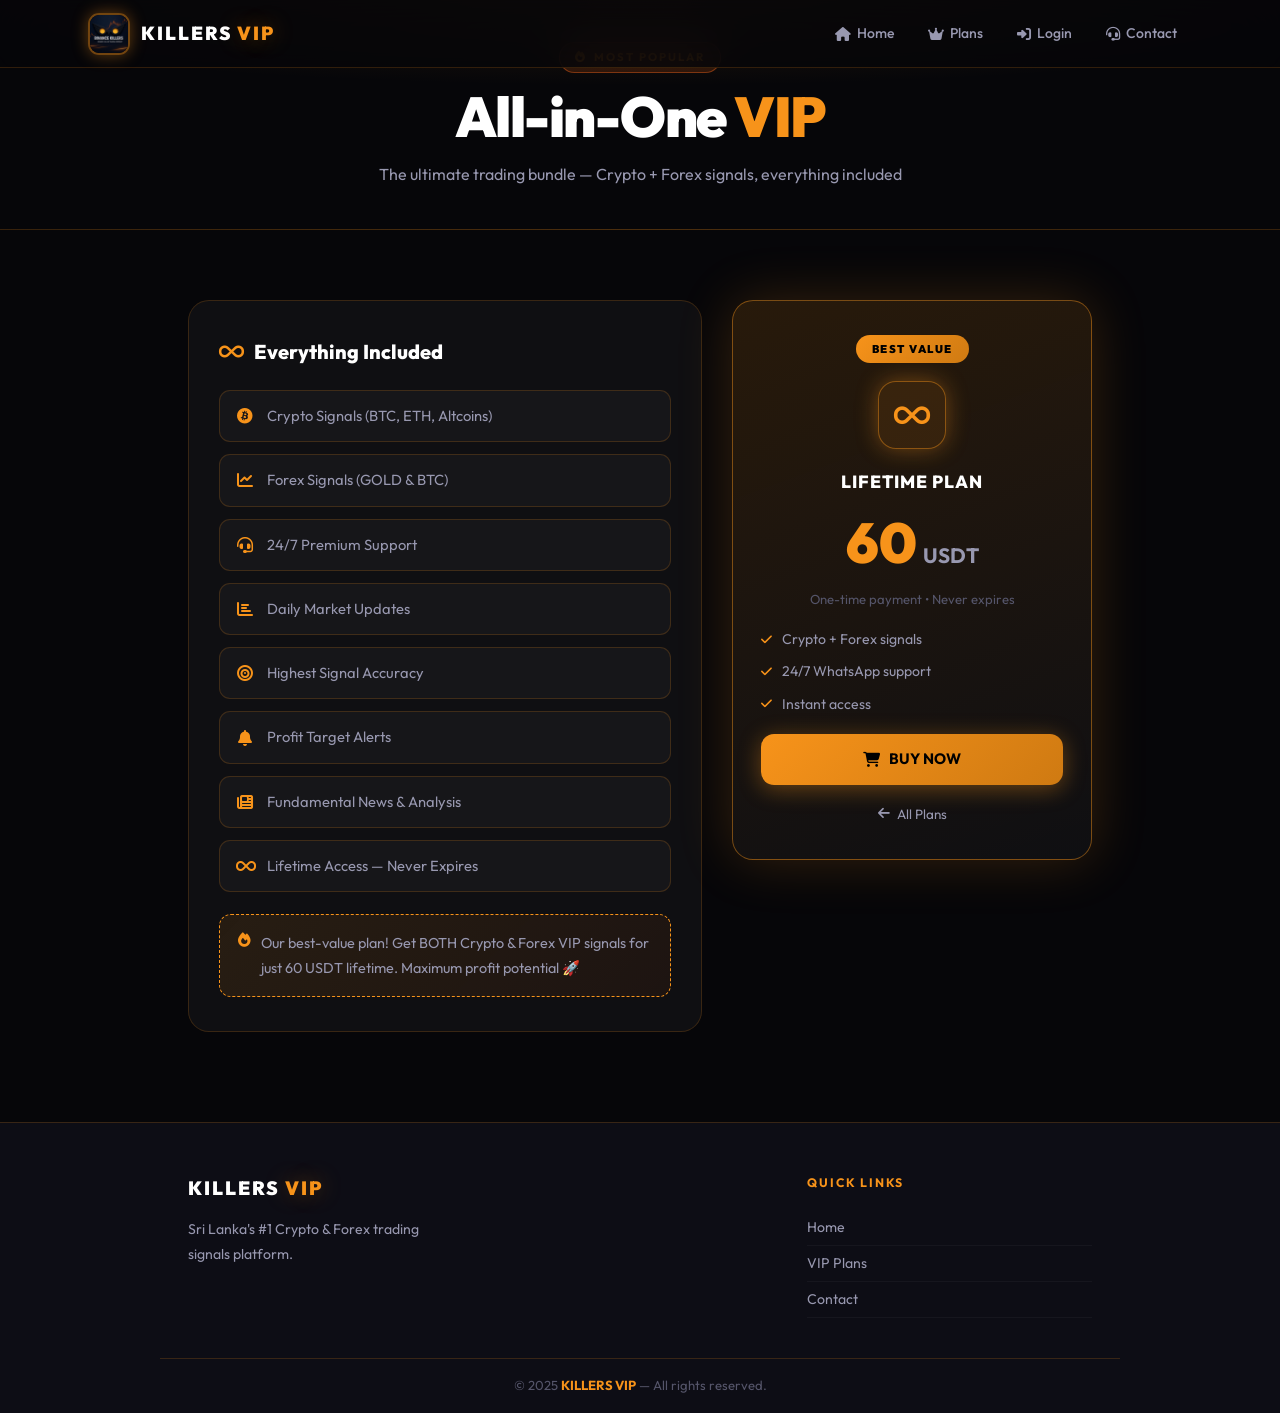
<file: plan-all.html>
<!DOCTYPE html>
<html lang="en">

<head>
  <meta charset="UTF-8">
  <meta name="viewport" content="width=device-width, initial-scale=1.0">
  <title>All-in-One VIP | KILLERS VIP — 60 USDT Lifetime</title>
  <meta name="description"
    content="All-in-One VIP Plan — Crypto + Forex signals, highest accuracy, 24/7 support. 60 USDT lifetime. Buy Now.">
  <link rel="icon" href="images/apple.png">
  <link rel="preconnect" href="https://fonts.googleapis.com">
  <link rel="preconnect" href="https://fonts.gstatic.com" crossorigin>
  <link href="https://fonts.googleapis.com/css2?family=Outfit:wght@300;400;500;600;700;800;900&display=swap"
    rel="stylesheet">
  <link rel="stylesheet" href="https://cdnjs.cloudflare.com/ajax/libs/font-awesome/6.4.0/css/all.min.css">
  <link rel="stylesheet" href="css/plan-all.css">
</head>

<body>

  <header id="site-header">
    <div class="hdr-inner">
      <a href="index.html" class="logo-wrap">
        <img src="assets/logo.jpg" class="logo-img" alt="Killers VIP" onerror="this.style.display='none'">
        <span class="brand-txt">KILLERS <em>VIP</em></span>
      </a>
      <button class="nav-toggle" id="navToggle" aria-label="Toggle navigation">
        <span></span><span></span><span></span>
      </button>
      <nav class="main-nav" id="mainNav">
        <a href="index.html" class="nav-link"><i class="fas fa-home"></i> Home</a>
        <a href="plans.html" class="nav-link is-active"><i class="fas fa-crown"></i> Plans</a>
        <a href="login.html" class="nav-link"><i class="fas fa-sign-in-alt"></i> Login</a>
        <a href="support-contact.html" class="nav-link"><i class="fas fa-headset"></i> Contact</a>
      </nav>
    </div>
  </header>

  <section class="page-hero">
    <div class="ph-inner">
      <span class="sec-pill hot-pill"><i class="fas fa-fire"></i> Most Popular</span>
      <h1>All-in-One <em>VIP</em></h1>
      <p>The ultimate trading bundle — Crypto + Forex signals, everything included</p>
    </div>
  </section>

  <section class="detail-section">
    <div class="section-wrap">
      <div class="detail-layout">

        <!-- Features -->
        <div class="detail-card">
          <h2 class="detail-title"><i class="fas fa-infinity"></i> Everything Included</h2>
          <div class="detail-grid">
            <div class="detail-row"><i class="fab fa-bitcoin"></i> Crypto Signals (BTC, ETH, Altcoins)</div>
            <div class="detail-row"><i class="fas fa-chart-line"></i> Forex Signals (GOLD &amp; BTC)</div>
            <div class="detail-row"><i class="fas fa-headset"></i> 24/7 Premium Support</div>
            <div class="detail-row"><i class="fas fa-chart-bar"></i> Daily Market Updates</div>
            <div class="detail-row"><i class="fas fa-bullseye"></i> Highest Signal Accuracy</div>
            <div class="detail-row"><i class="fas fa-bell"></i> Profit Target Alerts</div>
            <div class="detail-row"><i class="fas fa-newspaper"></i> Fundamental News &amp; Analysis</div>
            <div class="detail-row"><i class="fas fa-infinity"></i> Lifetime Access — Never Expires</div>
          </div>
          <div class="vip-note hot-note">
            <i class="fas fa-fire"></i>
            Our best-value plan! Get BOTH Crypto &amp; Forex VIP signals for just 60 USDT lifetime. Maximum profit
            potential 🚀
          </div>
        </div>

        <!-- Pricing -->
        <div class="price-box">
          <span class="price-badge">BEST VALUE</span>
          <div class="price-icon"><i class="fas fa-infinity"></i></div>
          <h2>LIFETIME PLAN</h2>
          <div class="price-amount">
            <span class="price-num">60</span>
            <span class="price-cur">USDT</span>
          </div>
          <p class="price-sub">One-time payment • Never expires</p>
          <ul class="price-perks">
            <li><i class="fas fa-check"></i> Crypto + Forex signals</li>
            <li><i class="fas fa-check"></i> 24/7 WhatsApp support</li>
            <li><i class="fas fa-check"></i> Instant access</li>
          </ul>
          <a href="all-contact.html" class="btn btn-buy pulse">
            <i class="fas fa-shopping-cart"></i> BUY NOW
          </a>
          <a href="plans.html" class="btn-back"><i class="fas fa-arrow-left"></i> All Plans</a>
        </div>

      </div>
    </div>
  </section>

  <footer class="site-footer">
    <div class="footer-wrap section-wrap">
      <div class="ft-brand">
        <span class="brand-txt">KILLERS <em>VIP</em></span>
        <p>Sri Lanka's #1 Crypto &amp; Forex trading signals platform.</p>
      </div>
      <div class="ft-col">
        <h4>Quick Links</h4>
        <a href="index.html">Home</a>
        <a href="plans.html">VIP Plans</a>
        <a href="support-contact.html">Contact</a>
      </div>
    </div>
    <div class="ft-bar section-wrap">
      <p>&copy; 2025 <strong>KILLERS VIP</strong> — All rights reserved.</p>
    </div>
  </footer>

  <script src="js/killers.js"></script>
</body>

</html>
</file>
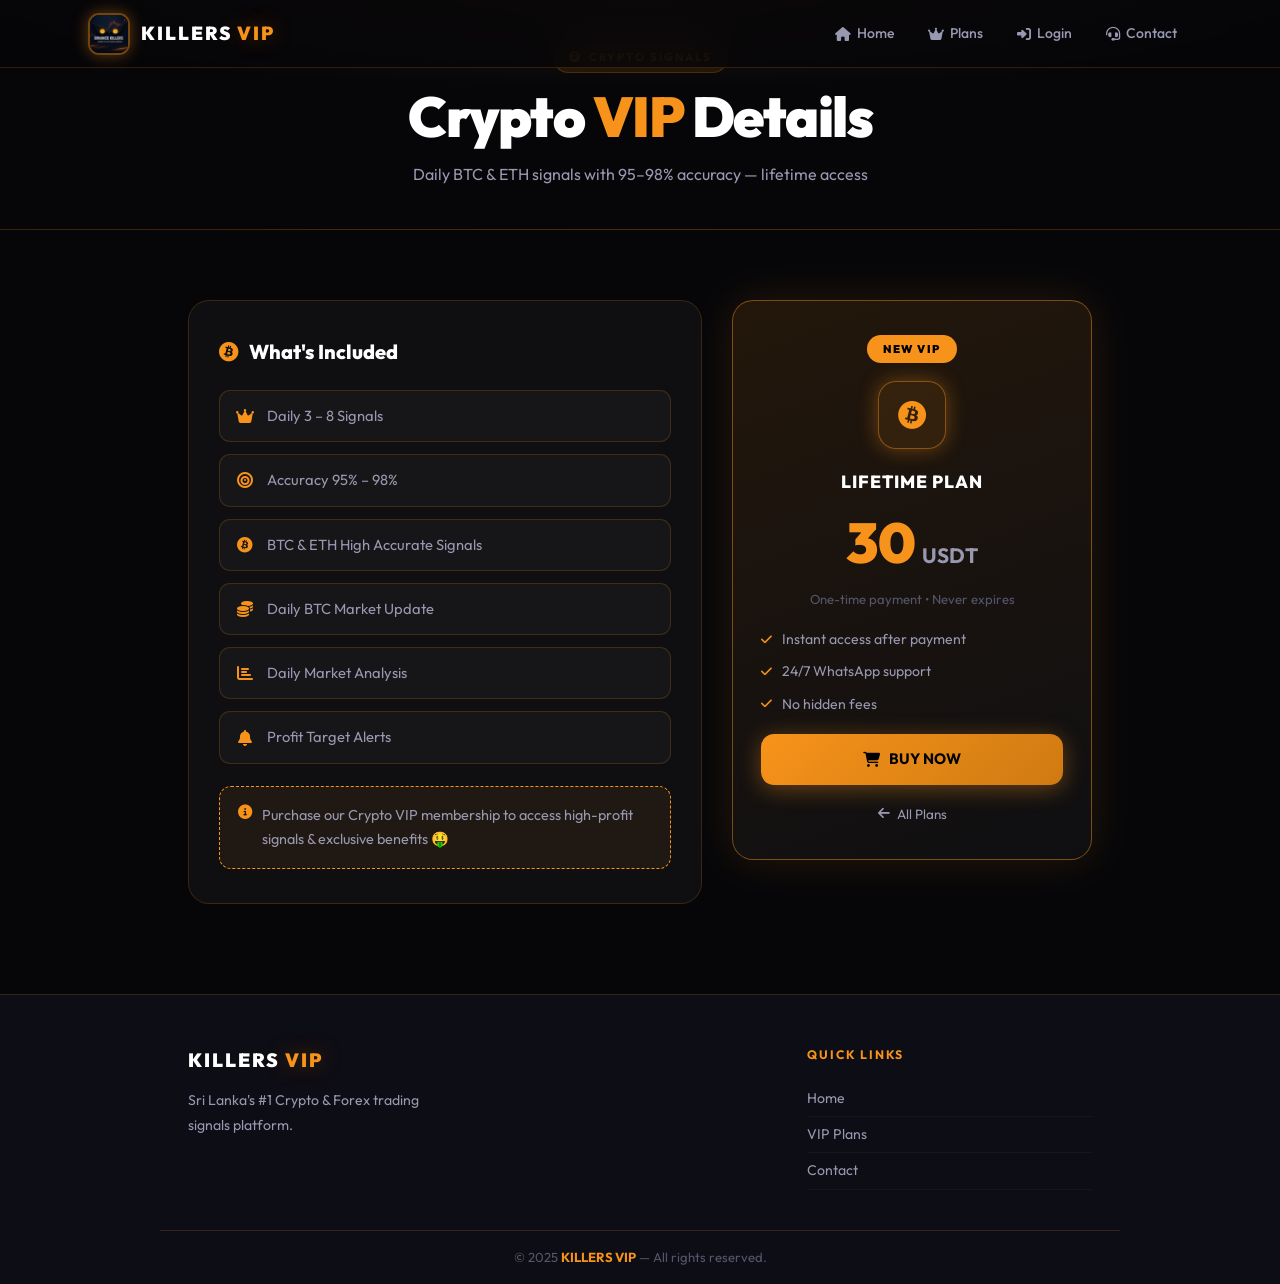
<file: plan-crypto.html>
<!DOCTYPE html>
<html lang="en">

<head>
  <meta charset="UTF-8">
  <meta name="viewport" content="width=device-width, initial-scale=1.0">
  <title>Crypto VIP Plan | KILLERS VIP — 30 USDT Lifetime</title>
  <meta name="description"
    content="Crypto VIP Plan — Daily BTC & ETH signals with 95-98% accuracy. 30 USDT lifetime access. Buy Now.">
  <link rel="icon" href="images/apple.png">
  <link rel="preconnect" href="https://fonts.googleapis.com">
  <link rel="preconnect" href="https://fonts.gstatic.com" crossorigin>
  <link href="https://fonts.googleapis.com/css2?family=Outfit:wght@300;400;500;600;700;800;900&display=swap"
    rel="stylesheet">
  <link rel="stylesheet" href="https://cdnjs.cloudflare.com/ajax/libs/font-awesome/6.4.0/css/all.min.css">
  <link rel="stylesheet" href="css/plan-crypto.css">
</head>

<body>

  <header id="site-header">
    <div class="hdr-inner">
      <a href="index.html" class="logo-wrap">
        <img src="assets/logo.jpg" class="logo-img" alt="Killers VIP" onerror="this.style.display='none'">
        <span class="brand-txt">KILLERS <em>VIP</em></span>
      </a>
      <button class="nav-toggle" id="navToggle" aria-label="Toggle navigation">
        <span></span><span></span><span></span>
      </button>
      <nav class="main-nav" id="mainNav">
        <a href="index.html" class="nav-link"><i class="fas fa-home"></i> Home</a>
        <a href="plans.html" class="nav-link is-active"><i class="fas fa-crown"></i> Plans</a>
        <a href="login.html" class="nav-link"><i class="fas fa-sign-in-alt"></i> Login</a>
        <a href="support-contact.html" class="nav-link"><i class="fas fa-headset"></i> Contact</a>
      </nav>
    </div>
  </header>

  <section class="page-hero">
    <div class="ph-inner">
      <span class="sec-pill"><i class="fab fa-bitcoin"></i> Crypto Signals</span>
      <h1>Crypto <em>VIP</em> Details</h1>
      <p>Daily BTC &amp; ETH signals with 95–98% accuracy — lifetime access</p>
    </div>
  </section>

  <section class="detail-section">
    <div class="section-wrap">
      <div class="detail-layout">

        <!-- Features -->
        <div class="detail-card">
          <h2 class="detail-title"><i class="fab fa-bitcoin"></i> What's Included</h2>
          <div class="detail-grid">
            <div class="detail-row"><i class="fas fa-crown"></i> Daily 3 – 8 Signals</div>
            <div class="detail-row"><i class="fas fa-bullseye"></i> Accuracy 95% – 98%</div>
            <div class="detail-row"><i class="fab fa-bitcoin"></i> BTC &amp; ETH High Accurate Signals</div>
            <div class="detail-row"><i class="fas fa-coins"></i> Daily BTC Market Update</div>
            <div class="detail-row"><i class="fas fa-chart-bar"></i> Daily Market Analysis</div>
            <div class="detail-row"><i class="fas fa-bell"></i> Profit Target Alerts</div>
          </div>
          <div class="vip-note">
            <i class="fas fa-info-circle"></i>
            Purchase our Crypto VIP membership to access high-profit signals &amp; exclusive benefits 🤑
          </div>
        </div>

        <!-- Pricing -->
        <div class="price-box">
          <span class="price-badge">NEW VIP</span>
          <div class="price-icon"><i class="fab fa-bitcoin"></i></div>
          <h2>LIFETIME PLAN</h2>
          <div class="price-amount">
            <span class="price-num">30</span>
            <span class="price-cur">USDT</span>
          </div>
          <p class="price-sub">One-time payment • Never expires</p>
          <ul class="price-perks">
            <li><i class="fas fa-check"></i> Instant access after payment</li>
            <li><i class="fas fa-check"></i> 24/7 WhatsApp support</li>
            <li><i class="fas fa-check"></i> No hidden fees</li>
          </ul>
          <a href="contact.html" class="btn btn-buy">
            <i class="fas fa-shopping-cart"></i> BUY NOW
          </a>
          <a href="plans.html" class="btn-back"><i class="fas fa-arrow-left"></i> All Plans</a>
        </div>

      </div>
    </div>
  </section>

  <footer class="site-footer">
    <div class="footer-wrap section-wrap">
      <div class="ft-brand">
        <span class="brand-txt">KILLERS <em>VIP</em></span>
        <p>Sri Lanka's #1 Crypto &amp; Forex trading signals platform.</p>
      </div>
      <div class="ft-col">
        <h4>Quick Links</h4>
        <a href="index.html">Home</a>
        <a href="plans.html">VIP Plans</a>
        <a href="support-contact.html">Contact</a>
      </div>
    </div>
    <div class="ft-bar section-wrap">
      <p>&copy; 2025 <strong>KILLERS VIP</strong> — All rights reserved.</p>
    </div>
  </footer>

  <script src="js/killers.js"></script>
</body>

</html>
</file>
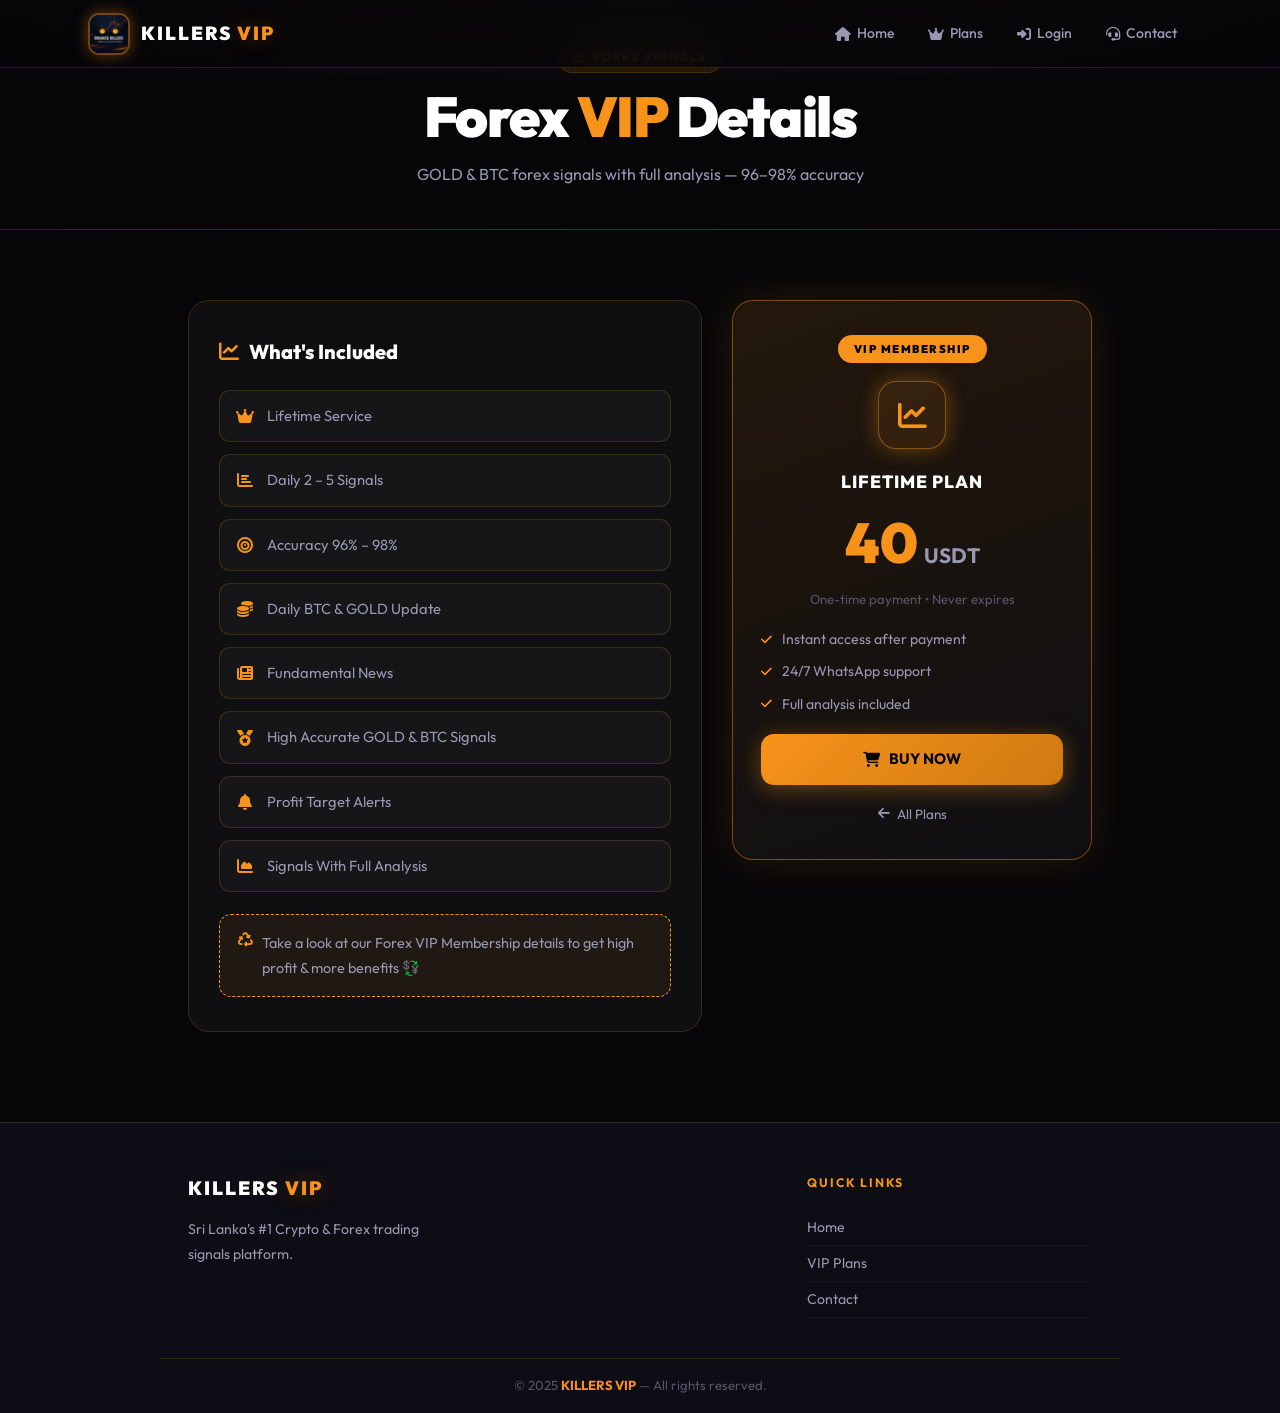
<file: plan-forex.html>
<!DOCTYPE html>
<html lang="en">

<head>
  <meta charset="UTF-8">
  <meta name="viewport" content="width=device-width, initial-scale=1.0">
  <title>Forex VIP Plan | KILLERS VIP — 40 USDT Lifetime</title>
  <meta name="description"
    content="Forex VIP Plan — GOLD & BTC forex signals with 96-98% accuracy & full analysis. 40 USDT lifetime. Buy Now.">
  <link rel="icon" href="images/apple.png">
  <link rel="preconnect" href="https://fonts.googleapis.com">
  <link rel="preconnect" href="https://fonts.gstatic.com" crossorigin>
  <link href="https://fonts.googleapis.com/css2?family=Outfit:wght@300;400;500;600;700;800;900&display=swap"
    rel="stylesheet">
  <link rel="stylesheet" href="https://cdnjs.cloudflare.com/ajax/libs/font-awesome/6.4.0/css/all.min.css">
  <link rel="stylesheet" href="css/plan-forex.css">
</head>

<body>

  <header id="site-header">
    <div class="hdr-inner">
      <a href="index.html" class="logo-wrap">
        <img src="assets/logo.jpg" class="logo-img" alt="Killers VIP" onerror="this.style.display='none'">
        <span class="brand-txt">KILLERS <em>VIP</em></span>
      </a>
      <button class="nav-toggle" id="navToggle" aria-label="Toggle navigation">
        <span></span><span></span><span></span>
      </button>
      <nav class="main-nav" id="mainNav">
        <a href="index.html" class="nav-link"><i class="fas fa-home"></i> Home</a>
        <a href="plans.html" class="nav-link is-active"><i class="fas fa-crown"></i> Plans</a>
        <a href="login.html" class="nav-link"><i class="fas fa-sign-in-alt"></i> Login</a>
        <a href="support-contact.html" class="nav-link"><i class="fas fa-headset"></i> Contact</a>
      </nav>
    </div>
  </header>

  <section class="page-hero">
    <div class="ph-inner">
      <span class="sec-pill"><i class="fas fa-chart-line"></i> Forex Signals</span>
      <h1>Forex <em>VIP</em> Details</h1>
      <p>GOLD &amp; BTC forex signals with full analysis — 96–98% accuracy</p>
    </div>
  </section>

  <section class="detail-section">
    <div class="section-wrap">
      <div class="detail-layout">

        <!-- Features -->
        <div class="detail-card">
          <h2 class="detail-title"><i class="fas fa-chart-line"></i> What's Included</h2>
          <div class="detail-grid">
            <div class="detail-row"><i class="fas fa-crown"></i> Lifetime Service</div>
            <div class="detail-row"><i class="fas fa-chart-bar"></i> Daily 2 – 5 Signals</div>
            <div class="detail-row"><i class="fas fa-bullseye"></i> Accuracy 96% – 98%</div>
            <div class="detail-row"><i class="fas fa-coins"></i> Daily BTC &amp; GOLD Update</div>
            <div class="detail-row"><i class="fas fa-newspaper"></i> Fundamental News</div>
            <div class="detail-row"><i class="fas fa-medal"></i> High Accurate GOLD &amp; BTC Signals</div>
            <div class="detail-row"><i class="fas fa-bell"></i> Profit Target Alerts</div>
            <div class="detail-row"><i class="fas fa-chart-area"></i> Signals With Full Analysis</div>
          </div>
          <div class="vip-note">
            <i class="fas fa-recycle"></i>
            Take a look at our Forex VIP Membership details to get high profit &amp; more benefits 💱
          </div>
        </div>

        <!-- Pricing -->
        <div class="price-box">
          <span class="price-badge">VIP MEMBERSHIP</span>
          <div class="price-icon"><i class="fas fa-chart-line"></i></div>
          <h2>LIFETIME PLAN</h2>
          <div class="price-amount">
            <span class="price-num">40</span>
            <span class="price-cur">USDT</span>
          </div>
          <p class="price-sub">One-time payment • Never expires</p>
          <ul class="price-perks">
            <li><i class="fas fa-check"></i> Instant access after payment</li>
            <li><i class="fas fa-check"></i> 24/7 WhatsApp support</li>
            <li><i class="fas fa-check"></i> Full analysis included</li>
          </ul>
          <a href="forex-contact.html" class="btn btn-buy pulse">
            <i class="fas fa-shopping-cart"></i> BUY NOW
          </a>
          <a href="plans.html" class="btn-back"><i class="fas fa-arrow-left"></i> All Plans</a>
        </div>

      </div>
    </div>
  </section>

  <footer class="site-footer">
    <div class="footer-wrap section-wrap">
      <div class="ft-brand">
        <span class="brand-txt">KILLERS <em>VIP</em></span>
        <p>Sri Lanka's #1 Crypto &amp; Forex trading signals platform.</p>
      </div>
      <div class="ft-col">
        <h4>Quick Links</h4>
        <a href="index.html">Home</a>
        <a href="plans.html">VIP Plans</a>
        <a href="support-contact.html">Contact</a>
      </div>
    </div>
    <div class="ft-bar section-wrap">
      <p>&copy; 2025 <strong>KILLERS VIP</strong> — All rights reserved.</p>
    </div>
  </footer>

  <script src="js/killers.js"></script>
</body>

</html>
</file>
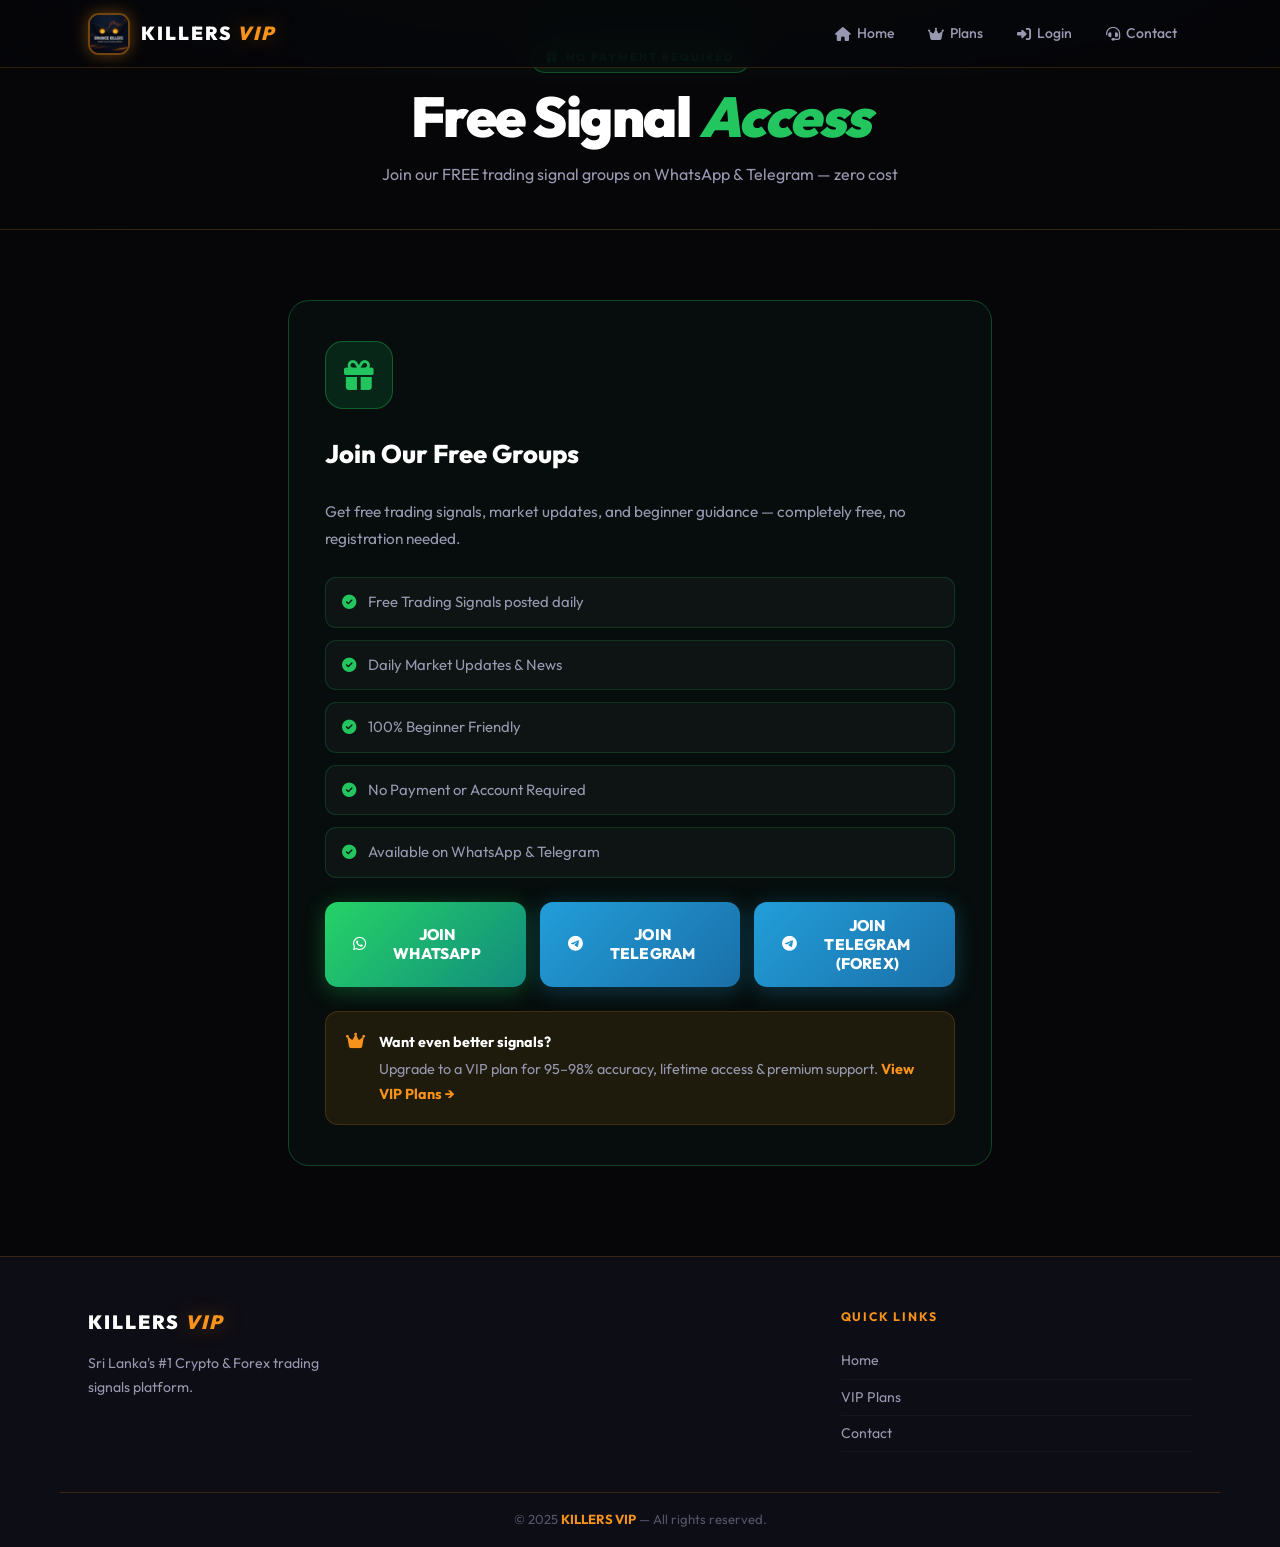
<file: plan-free.html>
<!DOCTYPE html>
<html lang="en">

<head>
  <meta charset="UTF-8">
  <meta name="viewport" content="width=device-width, initial-scale=1.0">
  <title>Free Signals | KILLERS VIP — Free Trading Groups</title>
  <meta name="description"
    content="Join KILLERS VIP free trading signal groups on WhatsApp & Telegram. No payment required. Start trading today.">
  <link rel="icon" href="images/apple.png">
  <link rel="preconnect" href="https://fonts.googleapis.com">
  <link rel="preconnect" href="https://fonts.gstatic.com" crossorigin>
  <link href="https://fonts.googleapis.com/css2?family=Outfit:wght@300;400;500;600;700;800;900&display=swap"
    rel="stylesheet">
  <link rel="stylesheet" href="https://cdnjs.cloudflare.com/ajax/libs/font-awesome/6.4.0/css/all.min.css">
  <link rel="stylesheet" href="css/plan-free.css">
</head>

<body>

  <header id="site-header">
    <div class="hdr-inner">
      <a href="index.html" class="logo-wrap">
        <img src="assets/logo.jpg" class="logo-img" alt="Killers VIP" onerror="this.style.display='none'">
        <span class="brand-txt">KILLERS <em>VIP</em></span>
      </a>
      <button class="nav-toggle" id="navToggle" aria-label="Toggle navigation">
        <span></span><span></span><span></span>
      </button>
      <nav class="main-nav" id="mainNav">
        <a href="index.html" class="nav-link"><i class="fas fa-home"></i> Home</a>
        <a href="plans.html" class="nav-link is-active"><i class="fas fa-crown"></i> Plans</a>
        <a href="login.html" class="nav-link"><i class="fas fa-sign-in-alt"></i> Login</a>
        <a href="support-contact.html" class="nav-link"><i class="fas fa-headset"></i> Contact</a>
      </nav>
    </div>
  </header>

  <section class="page-hero">
    <div class="ph-inner">
      <span class="sec-pill green-pill"><i class="fas fa-gift"></i> No Payment Required</span>
      <h1>Free Signal <em class="green">Access</em></h1>
      <p>Join our FREE trading signal groups on WhatsApp &amp; Telegram — zero cost</p>
    </div>
  </section>

  <section class="free-detail-section">
    <div class="section-wrap">
      <div class="free-card">
        <div class="free-icon"><i class="fas fa-gift"></i></div>
        <h2>Join Our Free Groups</h2>
        <p class="free-desc">Get free trading signals, market updates, and beginner guidance — completely free, no
          registration needed.</p>

        <ul class="free-feats">
          <li><i class="fas fa-check-circle"></i> Free Trading Signals posted daily</li>
          <li><i class="fas fa-check-circle"></i> Daily Market Updates &amp; News</li>
          <li><i class="fas fa-check-circle"></i> 100% Beginner Friendly</li>
          <li><i class="fas fa-check-circle"></i> No Payment or Account Required</li>
          <li><i class="fas fa-check-circle"></i> Available on WhatsApp &amp; Telegram</li>
        </ul>

        <div class="join-buttons">
          <button class="join-btn btn-whatsapp" id="free-whatsapp"
            onclick="window.open('https://chat.whatsapp.com/He4on4wBp1mEOO5yk6aRcZ?mode=gi_t','_blank')">
            <i class="fab fa-whatsapp"></i> JOIN WHATSAPP
          </button>
          <button class="join-btn btn-telegram" id="free-telegram"
           onclick="window.open('https://t.me/+Vuazn_wFHqpkYjFl','_blank')">
            <i class="fab fa-telegram-plane"></i> JOIN TELEGRAM
          </button>
           <button class="join-btn btn-telegram" id="free-telegram"
           onclick="window.open('https://t.me/+zRcWzs667dU1YWQ1','_blank')">
            <i class="fab fa-telegram-plane"></i> JOIN TELEGRAM (FOREX)
          </button>
        </div>

        <div class="upgrade-note">
          <i class="fas fa-crown"></i>
          <div>
            <strong>Want even better signals?</strong>
            <span> Upgrade to a VIP plan for 95–98% accuracy, lifetime access &amp; premium support.</span>
            <a href="plans.html"> View VIP Plans →</a>
          </div>
        </div>
      </div>
    </div>
  </section>

  <footer class="site-footer">
    <div class="footer-wrap section-wrap">
      <div class="ft-brand">
        <span class="brand-txt">KILLERS <em>VIP</em></span>
        <p>Sri Lanka's #1 Crypto &amp; Forex trading signals platform.</p>
      </div>
      <div class="ft-col">
        <h4>Quick Links</h4>
        <a href="index.html">Home</a>
        <a href="plans.html">VIP Plans</a>
        <a href="support-contact.html">Contact</a>
      </div>
    </div>
    <div class="ft-bar section-wrap">
      <p>&copy; 2025 <strong>KILLERS VIP</strong> — All rights reserved.</p>
    </div>
  </footer>

  <script src="js/killers.js"></script>
</body>

</html>
</file>
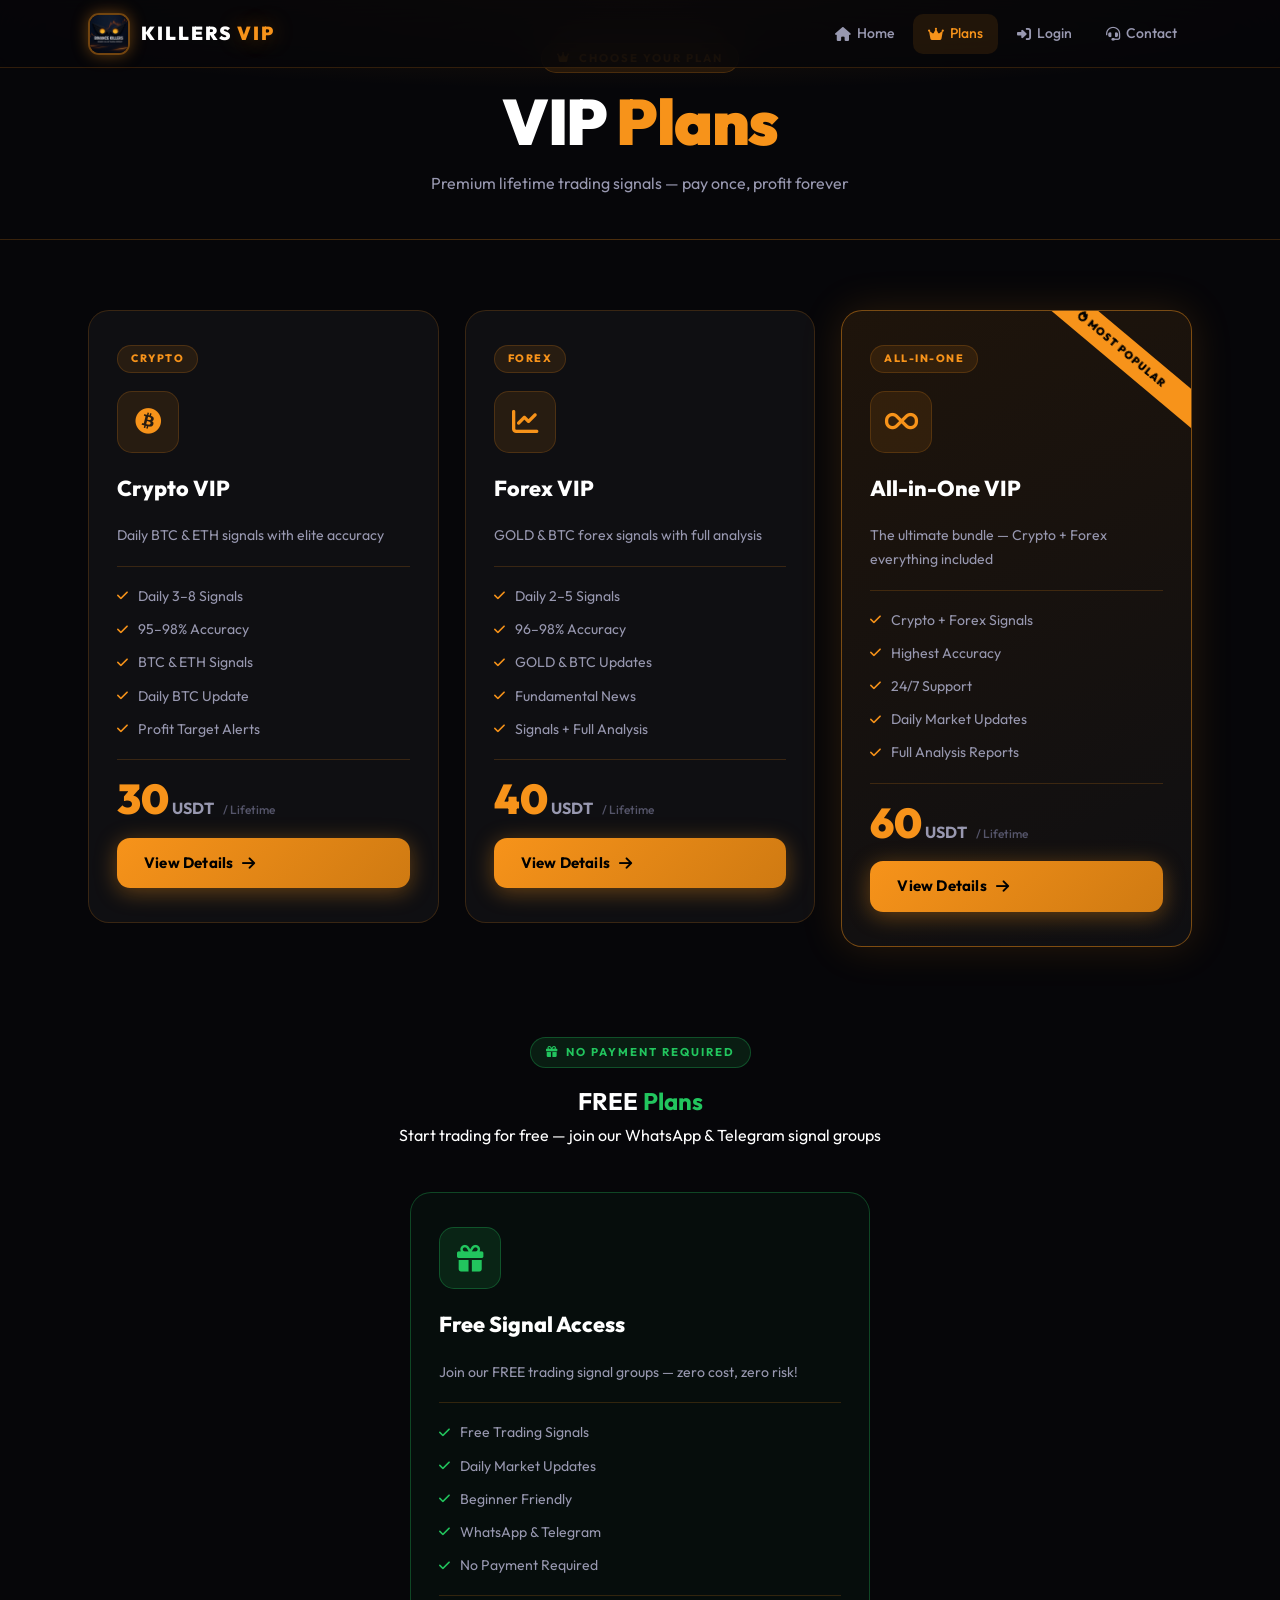
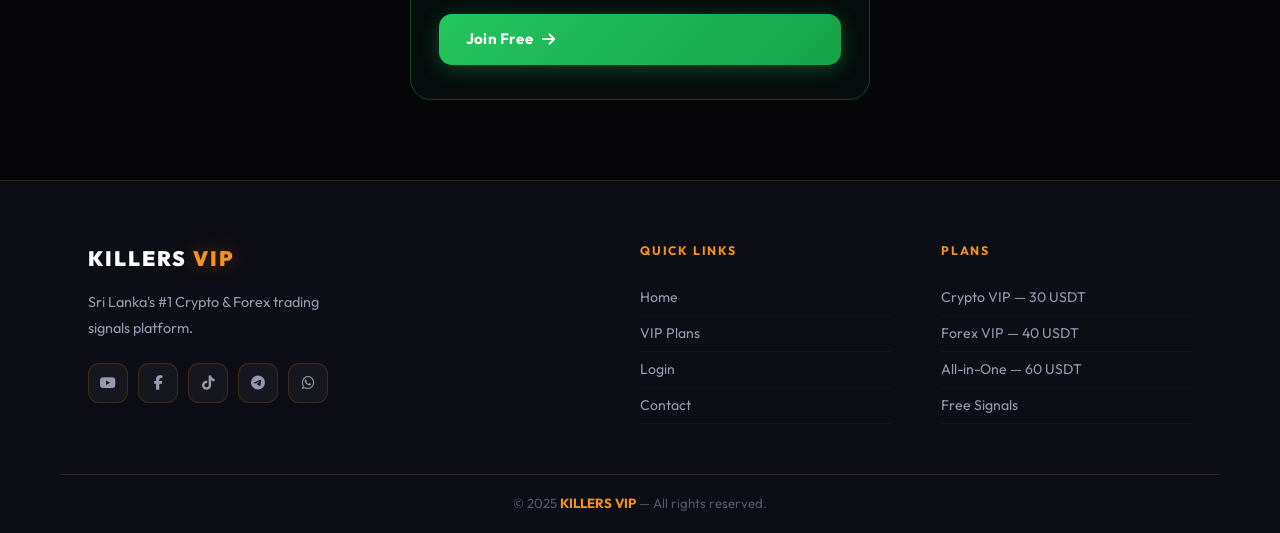
<file: plans.html>
<!DOCTYPE html>
<html lang="en">

<head>
  <meta charset="UTF-8">
  <meta name="viewport" content="width=device-width, initial-scale=1.0">
  <title>VIP Plans | KILLERS VIP — Crypto & Forex Signals</title>
  <meta name="description"
    content="Choose your plan — Crypto VIP (30 USDT), Forex VIP (40 USDT), All-in-One VIP (60 USDT). Lifetime access. Free signals also available.">
  <link rel="icon" href="images/apple.png">
  <link rel="preconnect" href="https://fonts.googleapis.com">
  <link rel="preconnect" href="https://fonts.gstatic.com" crossorigin>
  <link href="https://fonts.googleapis.com/css2?family=Outfit:wght@300;400;500;600;700;800;900&display=swap"
    rel="stylesheet">
  <link rel="stylesheet" href="https://cdnjs.cloudflare.com/ajax/libs/font-awesome/6.4.0/css/all.min.css">
  <link rel="stylesheet" href="css/plans.css">
</head>

<body>

  <!-- HEADER -->
  <header id="site-header">
    <div class="hdr-inner">
      <a href="index.html" class="logo-wrap">
        <img src="assets/logo.jpg" class="logo-img" alt="Killers VIP" onerror="this.style.display='none'">
        <span class="brand-txt">KILLERS <em>VIP</em></span>
      </a>
      <button class="nav-toggle" id="navToggle" aria-label="Toggle navigation">
        <span></span><span></span><span></span>
      </button>
      <nav class="main-nav" id="mainNav">
        <a href="index.html" class="nav-link"><i class="fas fa-home"></i> Home</a>
        <a href="plans.html" class="nav-link is-active"><i class="fas fa-crown"></i> Plans</a>
        <a href="login.html" class="nav-link"><i class="fas fa-sign-in-alt"></i> Login</a>
        <a href="support-contact.html" class="nav-link"><i class="fas fa-headset"></i> Contact</a>
      </nav>
    </div>
  </header>

  <!-- PAGE HERO -->
  <section class="page-hero">
    <div class="ph-inner">
      <span class="sec-pill"><i class="fas fa-crown"></i> Choose Your Plan</span>
      <h1>VIP <em>Plans</em></h1>
      <p>Premium lifetime trading signals — pay once, profit forever</p>
    </div>
  </section>

  <!-- VIP PLANS -->
  <section class="plans-section">
    <div class="section-wrap">
      <div class="plans-grid">

        <!-- CRYPTO -->
        <div class="pc">
          <span class="pc-badge">CRYPTO</span>
          <div class="pc-icon"><i class="fab fa-bitcoin"></i></div>
          <h2>Crypto VIP</h2>
          <p class="pc-tag">Daily BTC &amp; ETH signals with elite accuracy</p>
          <ul class="pc-feats">
            <li><i class="fas fa-check"></i> Daily 3–8 Signals</li>
            <li><i class="fas fa-check"></i> 95–98% Accuracy</li>
            <li><i class="fas fa-check"></i> BTC &amp; ETH Signals</li>
            <li><i class="fas fa-check"></i> Daily BTC Update</li>
            <li><i class="fas fa-check"></i> Profit Target Alerts</li>
          </ul>
          <div class="pc-price">
            <span class="amt">30</span><span class="cur"> USDT</span>
            <span class="per">/ Lifetime</span>
          </div>
          <a href="plan-crypto.html" class="btn btn-primary">View Details <i class="fas fa-arrow-right"></i></a>
        </div>

       

        <!-- FOREX -->
        <div class="pc">
          <span class="pc-badge">FOREX</span>
          <div class="pc-icon"><i class="fas fa-chart-line"></i></div>
          <h2>Forex VIP</h2>
          <p class="pc-tag">GOLD &amp; BTC forex signals with full analysis</p>
          <ul class="pc-feats">
            <li><i class="fas fa-check"></i> Daily 2–5 Signals</li>
            <li><i class="fas fa-check"></i> 96–98% Accuracy</li>
            <li><i class="fas fa-check"></i> GOLD &amp; BTC Updates</li>
            <li><i class="fas fa-check"></i> Fundamental News</li>
            <li><i class="fas fa-check"></i> Signals + Full Analysis</li>
          </ul>
          <div class="pc-price">
            <span class="amt">40</span><span class="cur"> USDT</span>
            <span class="per">/ Lifetime</span>
          </div>
          <a href="plan-forex.html" class="btn btn-primary">View Details <i class="fas fa-arrow-right"></i></a>
        </div>

         <!-- ALL-IN-ONE (star) -->
        <div class="pc pc-star">
          <div class="ribbon"><i class="fas fa-fire"></i> Most Popular</div>
          <span class="pc-badge">ALL-IN-ONE</span>
          <div class="pc-icon"><i class="fas fa-infinity"></i></div>
          <h2>All-in-One VIP</h2>
          <p class="pc-tag">The ultimate bundle — Crypto + Forex everything included</p>
          <ul class="pc-feats">
            <li><i class="fas fa-check"></i> Crypto + Forex Signals</li>
            <li><i class="fas fa-check"></i> Highest Accuracy</li>
            <li><i class="fas fa-check"></i> 24/7 Support</li>
            <li><i class="fas fa-check"></i> Daily Market Updates</li>
            <li><i class="fas fa-check"></i> Full Analysis Reports</li>
          </ul>
          <div class="pc-price">
            <span class="amt">60</span><span class="cur"> USDT</span>
            <span class="per">/ Lifetime</span>
          </div>
          <a href="plan-all.html" class="btn btn-primary pulse">View Details <i class="fas fa-arrow-right"></i></a>
        </div>

      </div>
    </div>
  </section>

  <!-- FREE PLANS -->
  <section class="free-section">
    <div class="section-wrap">
      <div class="free-head">
        <span class="sec-pill free-pill"><i class="fas fa-gift"></i> No Payment Required</span>
        <h2>FREE <em class="green">Plans</em></h2>
        <p>Start trading for free — join our WhatsApp &amp; Telegram signal groups</p>
      </div>
      <div class="free-wrap">
        <div class="pc pc-free">
          <div class="pc-icon pc-icon-green"><i class="fas fa-gift"></i></div>
          <h2>Free Signal Access</h2>
          <p class="pc-tag">Join our FREE trading signal groups — zero cost, zero risk!</p>
          <ul class="pc-feats">
            <li><i class="fas fa-check green-i"></i> Free Trading Signals</li>
            <li><i class="fas fa-check green-i"></i> Daily Market Updates</li>
            <li><i class="fas fa-check green-i"></i> Beginner Friendly</li>
            <li><i class="fas fa-check green-i"></i> WhatsApp &amp; Telegram</li>
            <li><i class="fas fa-check green-i"></i> No Payment Required</li>
          </ul>
          <a href="plan-free.html" class="btn btn-green">Join Free <i class="fas fa-arrow-right"></i></a>
        </div>
      </div>
    </div>
  </section>

  <!-- FOOTER -->
  <footer class="site-footer">
    <div class="footer-wrap section-wrap">
      <div class="ft-brand">
        <span class="brand-txt">KILLERS <em>VIP</em></span>
        <p>Sri Lanka's #1 Crypto &amp; Forex trading signals platform.</p>
        <div class="ft-socials">
          <a href="#" class="ft-soc"><i class="fab fa-youtube"></i></a>
          <a href="https://www.facebook.com/share/172CGtJvBn/?mibextid=wwXlfr" class="ft-soc"><i class="fab fa-facebook-f"></i></a>
          <a href="https://www.tiktok.com/@dila_vip14?_r=1&_t=ZS-94NkXUPGFsq" class="ft-soc"><i class="fab fa-tiktok"></i></a>
          <a href="#" class="ft-soc"><i class="fab fa-telegram-plane"></i></a>
          <a href="#" class="ft-soc"><i class="fab fa-whatsapp"></i></a>
        </div>
      </div>
      <div class="ft-col">
        <h4>Quick Links</h4>
        <a href="index.html">Home</a>
        <a href="plans.html">VIP Plans</a>
        <a href="login.html">Login</a>
        <a href="support-contact.html">Contact</a>
      </div>
      <div class="ft-col">
        <h4>Plans</h4>
        <a href="plan-crypto.html">Crypto VIP — 30 USDT</a>
        <a href="plan-forex.html">Forex VIP — 40 USDT</a>
        <a href="plan-all.html">All-in-One — 60 USDT</a>
        <a href="plan-free.html">Free Signals</a>
      </div>
    </div>
    <div class="ft-bar section-wrap">
      <p>&copy; 2025 <strong>KILLERS VIP</strong> — All rights reserved.</p>
    </div>
  </footer>

  <script src="js/killers.js"></script>
</body>

</html>
</file>
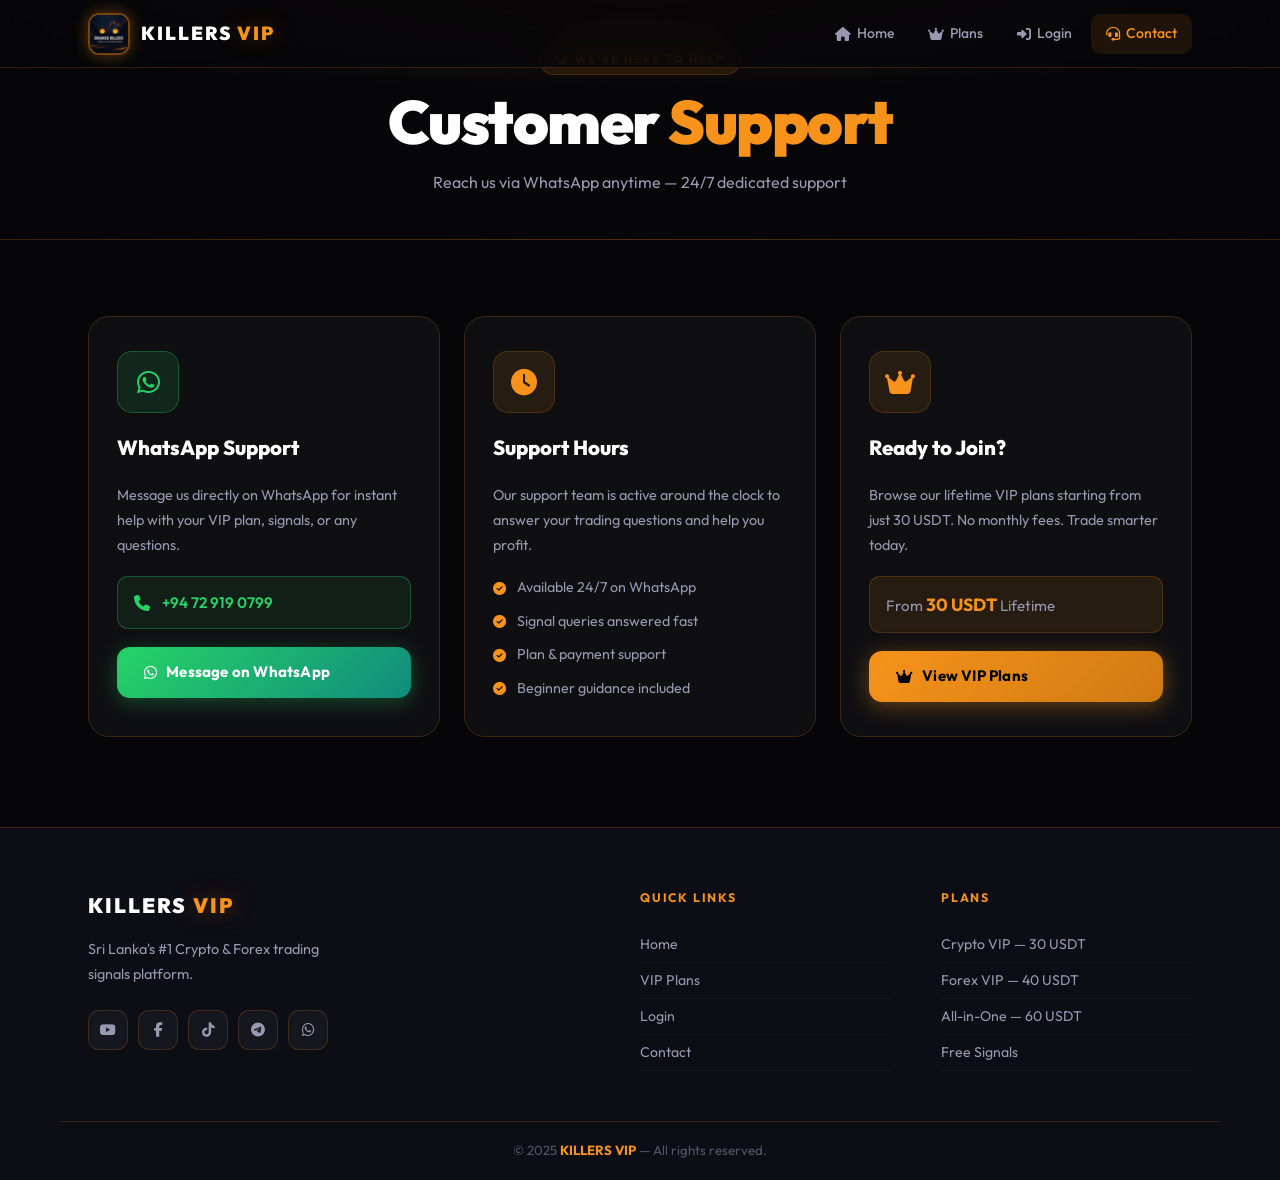
<file: support-contact.html>
<!DOCTYPE html>
<html lang="en">

<head>
  <meta charset="UTF-8">
  <meta name="viewport" content="width=device-width, initial-scale=1.0">
  <title>Customer Support | KILLERS VIP</title>
  <meta name="description" content="Contact KILLERS VIP customer support via WhatsApp. We are here to help 24/7.">
  <link rel="icon" href="images/apple.png">
  <link rel="preconnect" href="https://fonts.googleapis.com">
  <link rel="preconnect" href="https://fonts.gstatic.com" crossorigin>
  <link href="https://fonts.googleapis.com/css2?family=Outfit:wght@300;400;500;600;700;800;900&display=swap"
    rel="stylesheet">
  <link rel="stylesheet" href="https://cdnjs.cloudflare.com/ajax/libs/font-awesome/6.4.0/css/all.min.css">
  <link rel="stylesheet" href="css/support-contact.css">
</head>

<body>

  <!-- HEADER -->
  <header id="site-header">
    <div class="hdr-inner">
      <a href="index.html" class="logo-wrap">
        <img src="assets/logo.jpg" class="logo-img" alt="Killers VIP" onerror="this.style.display='none'">
        <span class="brand-txt">KILLERS <em>VIP</em></span>
      </a>
      <button class="nav-toggle" id="navToggle" aria-label="Toggle navigation">
        <span></span><span></span><span></span>
      </button>
      <nav class="main-nav" id="mainNav">
        <a href="index.html" class="nav-link"><i class="fas fa-home"></i> Home</a>
        <a href="plans.html" class="nav-link"><i class="fas fa-crown"></i> Plans</a>
        <a href="login.html" class="nav-link"><i class="fas fa-sign-in-alt"></i> Login</a>
        <a href="support-contact.html" class="nav-link is-active"><i class="fas fa-headset"></i> Contact</a>
      </nav>
    </div>
  </header>

  <!-- PAGE HERO -->
  <section class="page-hero">
    <div class="ph-inner">
      <span class="sec-pill"><i class="fas fa-headset"></i> We're Here to Help</span>
      <h1>Customer <em>Support</em></h1>
      <p>Reach us via WhatsApp anytime — 24/7 dedicated support</p>
    </div>
  </section>

  <!-- CONTACT SECTION -->
  <section class="contact-section">
    <div class="section-wrap">
      <div class="contact-grid">

        <!-- WhatsApp Card -->
        <div class="cnt-card">
          <div class="cnt-icon whatsapp-icon"><i class="fab fa-whatsapp"></i></div>
          <h2>WhatsApp Support</h2>
          <p>Message us directly on WhatsApp for instant help with your VIP plan, signals, or any questions.</p>
          <div class="cnt-detail">
            <i class="fas fa-phone"></i>
            <span>+94 72 919 0799</span>
          </div>
          <a href="https://wa.me/94729190799" class="btn btn-whatsapp" target="_blank" rel="noopener">
            <i class="fab fa-whatsapp"></i> Message on WhatsApp
          </a>
        </div>

        <!-- Hours Card -->
        <div class="cnt-card">
          <div class="cnt-icon clock-icon"><i class="fas fa-clock"></i></div>
          <h2>Support Hours</h2>
          <p>Our support team is active around the clock to answer your trading questions and help you profit.</p>
          <ul class="hours-list">
            <li><i class="fas fa-check-circle"></i> Available 24/7 on WhatsApp</li>
            <li><i class="fas fa-check-circle"></i> Signal queries answered fast</li>
            <li><i class="fas fa-check-circle"></i> Plan & payment support</li>
            <li><i class="fas fa-check-circle"></i> Beginner guidance included</li>
          </ul>
        </div>

        <!-- Plans Card -->
        <div class="cnt-card">
          <div class="cnt-icon plans-icon"><i class="fas fa-crown"></i></div>
          <h2>Ready to Join?</h2>
          <p>Browse our lifetime VIP plans starting from just 30 USDT. No monthly fees. Trade smarter today.</p>
          <div class="price-mini">
            <span>From <strong>30 USDT</strong> Lifetime</span>
          </div>
          <a href="plans.html" class="btn btn-primary">
            <i class="fas fa-crown"></i> View VIP Plans
          </a>
        </div>

      </div>
    </div>
  </section>

  <!-- FOOTER -->
  <footer class="site-footer">
    <div class="footer-wrap section-wrap">
      <div class="ft-brand">
        <span class="brand-txt">KILLERS <em>VIP</em></span>
        <p>Sri Lanka's #1 Crypto &amp; Forex trading signals platform.</p>
        <div class="ft-socials">
          <a href="#" class="ft-soc"><i class="fab fa-youtube"></i></a>
          <a href="https://www.facebook.com/share/172CGtJvBn/?mibextid=wwXlfr" class="ft-soc"><i class="fab fa-facebook-f"></i></a>
          <a href="https://www.tiktok.com/@dila_vip14?_r=1&_t=ZS-94NkXUPGFsq" class="ft-soc"><i class="fab fa-tiktok"></i></a>
          <a href="#" class="ft-soc"><i class="fab fa-telegram-plane"></i></a>
          <a href="#" class="ft-soc"><i class="fab fa-whatsapp"></i></a>
        </div>
      </div>
      <div class="ft-col">
        <h4>Quick Links</h4>
        <a href="index.html">Home</a>
        <a href="plans.html">VIP Plans</a>
        <a href="login.html">Login</a>
        <a href="support-contact.html">Contact</a>
      </div>
      <div class="ft-col">
        <h4>Plans</h4>
        <a href="plan-crypto.html">Crypto VIP — 30 USDT</a>
        <a href="plan-forex.html">Forex VIP — 40 USDT</a>
        <a href="plan-all.html">All-in-One — 60 USDT</a>
        <a href="plan-free.html">Free Signals</a>
      </div>
    </div>
    <div class="ft-bar section-wrap">
      <p>&copy; 2025 <strong>KILLERS VIP</strong> — All rights reserved.</p>
    </div>
  </footer>

  <script src="js/killers.js"></script>
</body>

</html>
</file>
<file: css/plan-all.css>
/* plan-all.css */
@import url('https://fonts.googleapis.com/css2?family=Outfit:wght@300;400;500;600;700;800;900&display=swap');

:root {
  --or: #f7931a;
  --or2: #cf7a12;
  --glow: rgba(247, 147, 26, .38);
  --soft: rgba(247, 147, 26, .1);
  --bg: #060609;
  --bg2: #0d0d15;
  --glass: rgba(255, 255, 255, .04);
  --bd: rgba(247, 147, 26, .18);
  --bd2: rgba(247, 147, 26, .45);
  --tx: #fff;
  --tx2: #9898b0;
  --tx3: #55556a;
  --r: 13px;
  --R: 21px;
  --hh: 68px;
  --ease: cubic-bezier(.4, 0, .2, 1);
  --T: .32s var(--ease)
}

*,
*::before,
*::after {
  margin: 0;
  padding: 0;
  box-sizing: border-box
}

html {
  scroll-behavior: smooth;
  scroll-padding-top: var(--hh)
}

body {
  font-family: 'Outfit', 'Segoe UI', sans-serif;
  background: var(--bg);
  color: var(--tx);
  line-height: 1.65;
  overflow-x: hidden;
  -webkit-font-smoothing: antialiased;
  animation: pgIn .4s ease both
}

@keyframes pgIn {
  from {
    opacity: 0
  }

  to {
    opacity: 1
  }
}

a {
  text-decoration: none;
  color: inherit
}

ul {
  list-style: none
}

img {
  max-width: 100%;
  display: block
}

em {
  font-style: normal;
  color: var(--or)
}

::-webkit-scrollbar {
  width: 5px
}

::-webkit-scrollbar-thumb {
  background: var(--or);
  border-radius: 99px
}

.section-wrap {
  max-width: 960px;
  margin: 0 auto;
  padding: 0 28px
}

#site-header {
  position: fixed;
  inset: 0 0 auto;
  z-index: 990;
  height: var(--hh);
  background: rgba(6, 6, 9, .82);
  backdrop-filter: blur(22px);
  border-bottom: 1px solid var(--bd);
  transition: background var(--T), box-shadow var(--T)
}

#site-header.scrolled {
  background: rgba(6, 6, 9, .97);
  box-shadow: 0 5px 36px rgba(0, 0, 0, .6)
}

.hdr-inner {
  max-width: 1160px;
  margin: 0 auto;
  padding: 0 28px;
  height: var(--hh);
  display: flex;
  align-items: center;
  justify-content: space-between;
  gap: 16px
}

.logo-wrap {
  display: flex;
  align-items: center;
  gap: 11px;
  flex-shrink: 0
}

.logo-img {
  height: 42px;
  width: 42px;
  object-fit: cover;
  border-radius: 11px;
  border: 2px solid var(--bd2);
  box-shadow: 0 0 16px var(--glow)
}

.brand-txt {
  font-size: 1.18rem;
  font-weight: 900;
  letter-spacing: 2px;
  text-transform: uppercase;
  color: var(--tx)
}

.brand-txt em {
  color: var(--or);
  text-shadow: 0 0 22px var(--glow)
}

.main-nav {
  display: flex;
  align-items: center;
  gap: 4px
}

.nav-link {
  display: inline-flex;
  align-items: center;
  gap: 6px;
  padding: 8px 15px;
  border-radius: 10px;
  font-size: .875rem;
  font-weight: 500;
  color: var(--tx2);
  transition: color var(--T), background var(--T)
}

.nav-link:hover,
.nav-link.is-active {
  color: var(--or);
  background: var(--soft)
}

.nav-toggle {
  display: none;
  flex-direction: column;
  justify-content: center;
  align-items: center;
  gap: 5px;
  width: 42px;
  height: 42px;
  border-radius: 11px;
  background: var(--soft);
  border: 1px solid var(--bd);
  padding: 12px 10px;
  transition: var(--T)
}

.nav-toggle span {
  display: block;
  width: 100%;
  height: 2px;
  background: var(--or);
  border-radius: 2px;
  transition: transform .3s var(--ease), opacity .3s
}

.nav-toggle.open span:nth-child(1) {
  transform: translateY(7px) rotate(45deg)
}

.nav-toggle.open span:nth-child(2) {
  opacity: 0
}

.nav-toggle.open span:nth-child(3) {
  transform: translateY(-7px) rotate(-45deg)
}

.page-hero {
  min-height: 230px;
  display: flex;
  align-items: center;
  justify-content: center;
  padding: calc(var(--hh)+50px) 28px 50px;
  text-align: center;
  background: radial-gradient(ellipse 90% 55% at 50% 0%, rgba(247, 147, 26, .13) 0%, transparent 68%), var(--bg);
  border-bottom: 1px solid var(--bd)
}

.ph-inner {
  max-width: 560px
}

.sec-pill {
  display: inline-flex;
  align-items: center;
  gap: 7px;
  font-size: .71rem;
  font-weight: 700;
  text-transform: uppercase;
  letter-spacing: 2px;
  color: var(--or);
  background: var(--soft);
  border: 1px solid var(--bd);
  padding: 5px 15px;
  border-radius: 99px;
  margin-bottom: 14px
}

.hot-pill {
  background: rgba(247, 100, 26, .15);
  border-color: rgba(247, 100, 26, .4)
}

.ph-inner h1 {
  font-size: clamp(2rem, 6vw, 3.5rem);
  font-weight: 900;
  line-height: 1.08;
  letter-spacing: -1.5px;
  margin-bottom: 14px
}

.ph-inner p {
  color: var(--tx2);
  font-size: 1rem
}

.detail-section {
  padding: 70px 0 90px
}

.detail-layout {
  display: grid;
  grid-template-columns: 1fr 360px;
  gap: 30px;
  align-items: start
}

.detail-card {
  background: var(--glass);
  border: 1px solid var(--bd);
  border-radius: var(--R);
  padding: 34px 30px;
  display: flex;
  flex-direction: column;
  gap: 22px
}

.detail-title {
  font-size: 1.25rem;
  font-weight: 800;
  color: var(--tx);
  display: flex;
  align-items: center;
  gap: 10px
}

.detail-title i {
  color: var(--or)
}

.detail-grid {
  display: grid;
  grid-template-columns: 1fr;
  gap: 12px
}

.detail-row {
  display: flex;
  align-items: center;
  gap: 13px;
  background: rgba(255, 255, 255, .03);
  border: 1px solid var(--bd);
  border-radius: 11px;
  padding: 13px 16px;
  font-size: .92rem;
  color: var(--tx2);
  transition: all var(--T)
}

.detail-row:hover {
  border-color: var(--bd2);
  color: var(--tx);
  background: var(--soft)
}

.detail-row i {
  color: var(--or);
  font-size: 1rem;
  flex-shrink: 0;
  width: 18px;
  text-align: center
}

.vip-note {
  background: rgba(247, 147, 26, .07);
  border: 1px dashed var(--or);
  border-radius: 12px;
  padding: 16px 18px;
  font-size: .9rem;
  color: var(--tx2);
  line-height: 1.7;
  display: flex;
  align-items: flex-start;
  gap: 10px
}

.hot-note {
  background: linear-gradient(135deg, rgba(247, 147, 26, .1), rgba(255, 100, 0, .06));
  border-color: var(--or)
}

.vip-note i {
  color: var(--or);
  margin-top: 2px;
  flex-shrink: 0
}

.price-box {
  background: linear-gradient(160deg, rgba(247, 147, 26, .14), var(--glass));
  border: 1px solid var(--bd2);
  border-radius: var(--R);
  padding: 34px 28px;
  display: flex;
  flex-direction: column;
  align-items: center;
  gap: 18px;
  text-align: center;
  position: sticky;
  top: calc(var(--hh)+20px);
  box-shadow: 0 0 55px rgba(247, 147, 26, .2)
}

.price-badge {
  background: linear-gradient(135deg, var(--or), var(--or2));
  color: #000;
  font-size: .7rem;
  font-weight: 900;
  text-transform: uppercase;
  letter-spacing: 1.5px;
  padding: 5px 16px;
  border-radius: 99px
}

.price-icon {
  width: 68px;
  height: 68px;
  border-radius: 18px;
  background: var(--soft);
  border: 1px solid var(--bd2);
  display: flex;
  align-items: center;
  justify-content: center;
  font-size: 1.8rem;
  color: var(--or);
  box-shadow: 0 0 22px var(--glow)
}

.price-box h2 {
  font-size: 1.1rem;
  font-weight: 800;
  color: var(--tx);
  letter-spacing: 1px
}

.price-amount {
  display: flex;
  align-items: baseline;
  gap: 6px;
  line-height: 1
}

.price-num {
  font-size: 3.5rem;
  font-weight: 900;
  color: var(--or)
}

.price-cur {
  font-size: 1.3rem;
  font-weight: 700;
  color: var(--tx2)
}

.price-sub {
  font-size: .82rem;
  color: var(--tx3)
}

.price-perks {
  display: flex;
  flex-direction: column;
  gap: 9px;
  text-align: left;
  width: 100%
}

.price-perks li {
  display: flex;
  align-items: center;
  gap: 10px;
  font-size: .88rem;
  color: var(--tx2)
}

.price-perks li i {
  color: var(--or);
  font-size: .78rem;
  flex-shrink: 0
}

.btn {
  display: inline-flex;
  align-items: center;
  gap: 9px;
  padding: 13px 27px;
  border-radius: 13px;
  font-family: 'Outfit', sans-serif;
  font-size: .94rem;
  font-weight: 700;
  cursor: pointer;
  transition: all var(--T);
  white-space: nowrap;
  border: none;
  width: 100%;
  justify-content: center
}

.btn-buy {
  background: linear-gradient(135deg, var(--or), var(--or2));
  color: #000;
  box-shadow: 0 4px 22px var(--glow)
}

.btn-buy:hover {
  box-shadow: 0 7px 34px rgba(247, 147, 26, .62);
  transform: translateY(-2px);
  color: #000
}

@keyframes pulse {

  0%,
  100% {
    box-shadow: 0 4px 22px var(--glow)
  }

  50% {
    box-shadow: 0 9px 38px rgba(247, 147, 26, .7)
  }
}

.pulse {
  animation: pulse 2.4s ease-in-out infinite
}

.btn-back {
  display: inline-flex;
  align-items: center;
  justify-content: center;
  gap: 7px;
  font-size: .84rem;
  color: var(--tx2);
  transition: color var(--T)
}

.btn-back:hover {
  color: var(--or)
}

.site-footer {
  background: var(--bg2);
  border-top: 1px solid var(--bd);
  padding: 50px 0 0
}

.footer-wrap {
  display: grid;
  grid-template-columns: 2fr 1fr;
  gap: 50px;
  padding-bottom: 40px
}

.ft-brand .brand-txt {
  display: block;
  font-size: 1.2rem;
  margin-bottom: 12px
}

.ft-brand p {
  color: var(--tx2);
  font-size: .88rem;
  line-height: 1.75;
  max-width: 260px
}

.ft-col h4 {
  font-size: .77rem;
  font-weight: 700;
  text-transform: uppercase;
  letter-spacing: 1.8px;
  color: var(--or);
  margin-bottom: 16px
}

.ft-col {
  display: flex;
  flex-direction: column
}

.ft-col a {
  color: var(--tx2);
  font-size: .88rem;
  padding: 6px 0;
  border-bottom: 1px solid rgba(255, 255, 255, .04);
  transition: var(--T)
}

.ft-col a:hover {
  color: var(--or);
  padding-left: 6px
}

.ft-bar {
  border-top: 1px solid var(--bd);
  padding: 16px 0;
  text-align: center
}

.ft-bar p {
  color: var(--tx3);
  font-size: .82rem
}

.ft-bar strong {
  color: var(--or)
}

@media(max-width:760px) {
  .detail-layout {
    grid-template-columns: 1fr
  }

  .price-box {
    position: static
  }

  .footer-wrap {
    grid-template-columns: 1fr
  }
}

@media(max-width:680px) {
  :root {
    --hh: 62px
  }

  .hdr-inner {
    padding: 0 18px
  }

  .nav-toggle {
    display: flex
  }

  .main-nav {
    position: fixed;
    top: var(--hh);
    left: 0;
    right: 0;
    background: rgba(6, 6, 9, .97);
    backdrop-filter: blur(22px);
    flex-direction: column;
    align-items: stretch;
    gap: 0;
    padding: 14px;
    border-bottom: 1px solid var(--bd);
    transform: translateY(-115%);
    opacity: 0;
    pointer-events: none;
    transition: transform .3s var(--ease), opacity .3s
  }

  .main-nav.nav-open {
    transform: translateY(0);
    opacity: 1;
    pointer-events: auto
  }

  .nav-link {
    padding: 13px 16px;
    font-size: .96rem
  }

  .detail-section {
    padding: 48px 0 65px
  }

  .section-wrap {
    padding: 0 18px
  }
}
</file>
<file: css/plan-crypto.css>
/* ══════════════════════════════════════════
   KILLERS VIP — plan-crypto.css
   (Shared base for all plan detail pages)
══════════════════════════════════════════ */
:root {
  --or: #f7931a;
  --or2: #cf7a12;
  --glow: rgba(247, 147, 26, .38);
  --soft: rgba(247, 147, 26, .1);
  --bg: #060609;
  --bg2: #0d0d15;
  --glass: rgba(255, 255, 255, .04);
  --bd: rgba(247, 147, 26, .18);
  --bd2: rgba(247, 147, 26, .45);
  --tx: #fff;
  --tx2: #9898b0;
  --tx3: #55556a;
  --r: 13px;
  --R: 21px;
  --hh: 68px;
  --ease: cubic-bezier(.4, 0, .2, 1);
  --T: .32s var(--ease);
}

*,
*::before,
*::after {
  margin: 0;
  padding: 0;
  box-sizing: border-box
}

html {
  scroll-behavior: smooth;
  scroll-padding-top: var(--hh)
}

body {
  font-family: 'Outfit', 'Segoe UI', sans-serif;
  background: var(--bg);
  color: var(--tx);
  line-height: 1.65;
  overflow-x: hidden;
  -webkit-font-smoothing: antialiased;
  animation: pgIn .4s ease both
}

@keyframes pgIn {
  from {
    opacity: 0
  }

  to {
    opacity: 1
  }
}

a {
  text-decoration: none;
  color: inherit
}

ul {
  list-style: none
}

img {
  max-width: 100%;
  display: block
}

em {
  font-style: normal;
  color: var(--or)
}

::-webkit-scrollbar {
  width: 5px
}

::-webkit-scrollbar-thumb {
  background: var(--or);
  border-radius: 99px
}

.section-wrap {
  max-width: 960px;
  margin: 0 auto;
  padding: 0 28px
}

/* HEADER */
#site-header {
  position: fixed;
  inset: 0 0 auto;
  z-index: 990;
  height: var(--hh);
  background: rgba(6, 6, 9, .82);
  backdrop-filter: blur(22px);
  border-bottom: 1px solid var(--bd);
  transition: background var(--T), box-shadow var(--T)
}

#site-header.scrolled {
  background: rgba(6, 6, 9, .97);
  box-shadow: 0 5px 36px rgba(0, 0, 0, .6)
}

.hdr-inner {
  max-width: 1160px;
  margin: 0 auto;
  padding: 0 28px;
  height: var(--hh);
  display: flex;
  align-items: center;
  justify-content: space-between;
  gap: 16px
}

.logo-wrap {
  display: flex;
  align-items: center;
  gap: 11px;
  flex-shrink: 0
}

.logo-img {
  height: 42px;
  width: 42px;
  object-fit: cover;
  border-radius: 11px;
  border: 2px solid var(--bd2);
  box-shadow: 0 0 16px var(--glow)
}

.brand-txt {
  font-size: 1.18rem;
  font-weight: 900;
  letter-spacing: 2px;
  text-transform: uppercase;
  color: var(--tx)
}

.brand-txt em {
  color: var(--or);
  text-shadow: 0 0 22px var(--glow)
}

.main-nav {
  display: flex;
  align-items: center;
  gap: 4px
}

.nav-link {
  display: inline-flex;
  align-items: center;
  gap: 6px;
  padding: 8px 15px;
  border-radius: 10px;
  font-size: .875rem;
  font-weight: 500;
  color: var(--tx2);
  transition: color var(--T), background var(--T)
}

.nav-link:hover,
.nav-link.is-active {
  color: var(--or);
  background: var(--soft)
}

.nav-toggle {
  display: none;
  flex-direction: column;
  justify-content: center;
  align-items: center;
  gap: 5px;
  width: 42px;
  height: 42px;
  border-radius: 11px;
  background: var(--soft);
  border: 1px solid var(--bd);
  padding: 12px 10px;
  transition: var(--T)
}

.nav-toggle span {
  display: block;
  width: 100%;
  height: 2px;
  background: var(--or);
  border-radius: 2px;
  transition: transform .3s var(--ease), opacity .3s
}

.nav-toggle.open span:nth-child(1) {
  transform: translateY(7px) rotate(45deg)
}

.nav-toggle.open span:nth-child(2) {
  opacity: 0
}

.nav-toggle.open span:nth-child(3) {
  transform: translateY(-7px) rotate(-45deg)
}

/* PAGE HERO */
.page-hero {
  min-height: 230px;
  display: flex;
  align-items: center;
  justify-content: center;
  padding: calc(var(--hh)+50px) 28px 50px;
  text-align: center;
  background: radial-gradient(ellipse 90% 55% at 50% 0%, rgba(247, 147, 26, .13) 0%, transparent 68%), var(--bg);
  border-bottom: 1px solid var(--bd)
}

.ph-inner {
  max-width: 560px
}

.sec-pill {
  display: inline-flex;
  align-items: center;
  gap: 7px;
  font-size: .71rem;
  font-weight: 700;
  text-transform: uppercase;
  letter-spacing: 2px;
  color: var(--or);
  background: var(--soft);
  border: 1px solid var(--bd);
  padding: 5px 15px;
  border-radius: 99px;
  margin-bottom: 14px
}

.ph-inner h1 {
  font-size: clamp(2rem, 6vw, 3.5rem);
  font-weight: 900;
  line-height: 1.08;
  letter-spacing: -1.5px;
  margin-bottom: 14px
}

.ph-inner p {
  color: var(--tx2);
  font-size: 1rem
}

/* DETAIL SECTION */
.detail-section {
  padding: 70px 0 90px
}

.detail-layout {
  display: grid;
  grid-template-columns: 1fr 360px;
  gap: 30px;
  align-items: start
}

/* Feature Card */
.detail-card {
  background: var(--glass);
  border: 1px solid var(--bd);
  border-radius: var(--R);
  padding: 34px 30px;
  display: flex;
  flex-direction: column;
  gap: 22px
}

.detail-title {
  font-size: 1.25rem;
  font-weight: 800;
  color: var(--tx);
  display: flex;
  align-items: center;
  gap: 10px
}

.detail-title i {
  color: var(--or)
}

.detail-grid {
  display: grid;
  grid-template-columns: 1fr;
  gap: 12px
}

.detail-row {
  display: flex;
  align-items: center;
  gap: 13px;
  background: rgba(255, 255, 255, .03);
  border: 1px solid var(--bd);
  border-radius: 11px;
  padding: 13px 16px;
  font-size: .92rem;
  color: var(--tx2);
  transition: all var(--T);
}

.detail-row:hover {
  border-color: var(--bd2);
  color: var(--tx);
  background: var(--soft)
}

.detail-row i {
  color: var(--or);
  font-size: 1rem;
  flex-shrink: 0;
  width: 18px;
  text-align: center
}

.vip-note {
  background: rgba(247, 147, 26, .07);
  border: 1px dashed var(--or);
  border-radius: 12px;
  padding: 16px 18px;
  font-size: .9rem;
  color: var(--tx2);
  line-height: 1.7;
  display: flex;
  align-items: flex-start;
  gap: 10px;
}

.vip-note i {
  color: var(--or);
  margin-top: 2px;
  flex-shrink: 0
}

/* Price Box */
.price-box {
  background: linear-gradient(160deg, rgba(247, 147, 26, .12), var(--glass));
  border: 1px solid var(--bd2);
  border-radius: var(--R);
  padding: 34px 28px;
  display: flex;
  flex-direction: column;
  align-items: center;
  gap: 18px;
  text-align: center;
  position: sticky;
  top: calc(var(--hh)+20px);
  box-shadow: 0 0 45px rgba(247, 147, 26, .14);
}

.price-badge {
  background: var(--or);
  color: #000;
  font-size: .7rem;
  font-weight: 900;
  text-transform: uppercase;
  letter-spacing: 1.5px;
  padding: 5px 16px;
  border-radius: 99px;
}

.price-icon {
  width: 68px;
  height: 68px;
  border-radius: 18px;
  background: var(--soft);
  border: 1px solid var(--bd2);
  display: flex;
  align-items: center;
  justify-content: center;
  font-size: 1.8rem;
  color: var(--or);
  box-shadow: 0 0 20px var(--glow);
}

.price-box h2 {
  font-size: 1.1rem;
  font-weight: 800;
  color: var(--tx);
  letter-spacing: 1px
}

.price-amount {
  display: flex;
  align-items: baseline;
  gap: 6px;
  line-height: 1
}

.price-num {
  font-size: 3.5rem;
  font-weight: 900;
  color: var(--or)
}

.price-cur {
  font-size: 1.3rem;
  font-weight: 700;
  color: var(--tx2)
}

.price-sub {
  font-size: .82rem;
  color: var(--tx3)
}

.price-perks {
  display: flex;
  flex-direction: column;
  gap: 9px;
  text-align: left;
  width: 100%
}

.price-perks li {
  display: flex;
  align-items: center;
  gap: 10px;
  font-size: .88rem;
  color: var(--tx2)
}

.price-perks li i {
  color: var(--or);
  font-size: .78rem;
  flex-shrink: 0
}

.btn {
  display: inline-flex;
  align-items: center;
  gap: 9px;
  padding: 13px 27px;
  border-radius: 13px;
  font-family: 'Outfit', sans-serif;
  font-size: .94rem;
  font-weight: 700;
  cursor: pointer;
  transition: all var(--T);
  white-space: nowrap;
  border: none;
  width: 100%;
  justify-content: center
}

.btn-buy {
  background: linear-gradient(135deg, var(--or), var(--or2));
  color: #000;
  box-shadow: 0 4px 22px var(--glow)
}

.btn-buy:hover {
  box-shadow: 0 7px 34px rgba(247, 147, 26, .62);
  transform: translateY(-2px);
  color: #000
}

@keyframes pulse {

  0%,
  100% {
    box-shadow: 0 4px 22px var(--glow)
  }

  50% {
    box-shadow: 0 9px 38px rgba(247, 147, 26, .7)
  }
}

.pulse {
  animation: pulse 2.4s ease-in-out infinite
}

.btn-back {
  display: inline-flex;
  align-items: center;
  justify-content: center;
  gap: 7px;
  font-size: .84rem;
  color: var(--tx2);
  transition: color var(--T)
}

.btn-back:hover {
  color: var(--or)
}

/* FOOTER */
.site-footer {
  background: var(--bg2);
  border-top: 1px solid var(--bd);
  padding: 50px 0 0
}

.footer-wrap {
  display: grid;
  grid-template-columns: 2fr 1fr;
  gap: 50px;
  padding-bottom: 40px
}

.ft-brand .brand-txt {
  display: block;
  font-size: 1.2rem;
  margin-bottom: 12px
}

.ft-brand p {
  color: var(--tx2);
  font-size: .88rem;
  line-height: 1.75;
  max-width: 260px
}

.ft-col h4 {
  font-size: .77rem;
  font-weight: 700;
  text-transform: uppercase;
  letter-spacing: 1.8px;
  color: var(--or);
  margin-bottom: 16px
}

.ft-col {
  display: flex;
  flex-direction: column
}

.ft-col a {
  color: var(--tx2);
  font-size: .88rem;
  padding: 6px 0;
  border-bottom: 1px solid rgba(255, 255, 255, .04);
  transition: var(--T)
}

.ft-col a:hover {
  color: var(--or);
  padding-left: 6px
}

.ft-bar {
  border-top: 1px solid var(--bd);
  padding: 16px 0;
  text-align: center
}

.ft-bar p {
  color: var(--tx3);
  font-size: .82rem
}

.ft-bar strong {
  color: var(--or)
}

/* RESPONSIVE */
@media(max-width:760px) {
  .detail-layout {
    grid-template-columns: 1fr
  }

  .price-box {
    position: static
  }

  .footer-wrap {
    grid-template-columns: 1fr
  }
}

@media(max-width:680px) {
  :root {
    --hh: 62px
  }

  .hdr-inner {
    padding: 0 18px
  }

  .nav-toggle {
    display: flex
  }

  .main-nav {
    position: fixed;
    top: var(--hh);
    left: 0;
    right: 0;
    background: rgba(6, 6, 9, .97);
    backdrop-filter: blur(22px);
    flex-direction: column;
    align-items: stretch;
    gap: 0;
    padding: 14px;
    border-bottom: 1px solid var(--bd);
    transform: translateY(-115%);
    opacity: 0;
    pointer-events: none;
    transition: transform .3s var(--ease), opacity .3s
  }

  .main-nav.nav-open {
    transform: translateY(0);
    opacity: 1;
    pointer-events: auto
  }

  .nav-link {
    padding: 13px 16px;
    font-size: .96rem
  }

  .detail-section {
    padding: 48px 0 65px
  }

  .section-wrap {
    padding: 0 18px
  }
}
</file>
<file: css/plan-forex.css>
/* plan-forex.css — same base as plan-crypto.css */
@import url('https://fonts.googleapis.com/css2?family=Outfit:wght@300;400;500;600;700;800;900&display=swap');

:root {
  --or: #f7931a;
  --or2: #cf7a12;
  --glow: rgba(247, 147, 26, .38);
  --soft: rgba(247, 147, 26, .1);
  --bg: #060609;
  --bg2: #0d0d15;
  --glass: rgba(255, 255, 255, .04);
  --bd: rgba(247, 147, 26, .18);
  --bd2: rgba(247, 147, 26, .45);
  --tx: #fff;
  --tx2: #9898b0;
  --tx3: #55556a;
  --r: 13px;
  --R: 21px;
  --hh: 68px;
  --ease: cubic-bezier(.4, 0, .2, 1);
  --T: .32s var(--ease);
}

*,
*::before,
*::after {
  margin: 0;
  padding: 0;
  box-sizing: border-box
}

html {
  scroll-behavior: smooth;
  scroll-padding-top: var(--hh)
}

body {
  font-family: 'Outfit', 'Segoe UI', sans-serif;
  background: var(--bg);
  color: var(--tx);
  line-height: 1.65;
  overflow-x: hidden;
  -webkit-font-smoothing: antialiased;
  animation: pgIn .4s ease both
}

@keyframes pgIn {
  from {
    opacity: 0
  }

  to {
    opacity: 1
  }
}

a {
  text-decoration: none;
  color: inherit
}

ul {
  list-style: none
}

img {
  max-width: 100%;
  display: block
}

em {
  font-style: normal;
  color: var(--or)
}

::-webkit-scrollbar {
  width: 5px
}

::-webkit-scrollbar-thumb {
  background: var(--or);
  border-radius: 99px
}

.section-wrap {
  max-width: 960px;
  margin: 0 auto;
  padding: 0 28px
}

#site-header {
  position: fixed;
  inset: 0 0 auto;
  z-index: 990;
  height: var(--hh);
  background: rgba(6, 6, 9, .82);
  backdrop-filter: blur(22px);
  border-bottom: 1px solid var(--bd);
  transition: background var(--T), box-shadow var(--T)
}

#site-header.scrolled {
  background: rgba(6, 6, 9, .97);
  box-shadow: 0 5px 36px rgba(0, 0, 0, .6)
}

.hdr-inner {
  max-width: 1160px;
  margin: 0 auto;
  padding: 0 28px;
  height: var(--hh);
  display: flex;
  align-items: center;
  justify-content: space-between;
  gap: 16px
}

.logo-wrap {
  display: flex;
  align-items: center;
  gap: 11px;
  flex-shrink: 0
}

.logo-img {
  height: 42px;
  width: 42px;
  object-fit: cover;
  border-radius: 11px;
  border: 2px solid var(--bd2);
  box-shadow: 0 0 16px var(--glow)
}

.brand-txt {
  font-size: 1.18rem;
  font-weight: 900;
  letter-spacing: 2px;
  text-transform: uppercase;
  color: var(--tx)
}

.brand-txt em {
  color: var(--or);
  text-shadow: 0 0 22px var(--glow)
}

.main-nav {
  display: flex;
  align-items: center;
  gap: 4px
}

.nav-link {
  display: inline-flex;
  align-items: center;
  gap: 6px;
  padding: 8px 15px;
  border-radius: 10px;
  font-size: .875rem;
  font-weight: 500;
  color: var(--tx2);
  transition: color var(--T), background var(--T)
}

.nav-link:hover,
.nav-link.is-active {
  color: var(--or);
  background: var(--soft)
}

.nav-toggle {
  display: none;
  flex-direction: column;
  justify-content: center;
  align-items: center;
  gap: 5px;
  width: 42px;
  height: 42px;
  border-radius: 11px;
  background: var(--soft);
  border: 1px solid var(--bd);
  padding: 12px 10px;
  transition: var(--T)
}

.nav-toggle span {
  display: block;
  width: 100%;
  height: 2px;
  background: var(--or);
  border-radius: 2px;
  transition: transform .3s var(--ease), opacity .3s
}

.nav-toggle.open span:nth-child(1) {
  transform: translateY(7px) rotate(45deg)
}

.nav-toggle.open span:nth-child(2) {
  opacity: 0
}

.nav-toggle.open span:nth-child(3) {
  transform: translateY(-7px) rotate(-45deg)
}

.page-hero {
  min-height: 230px;
  display: flex;
  align-items: center;
  justify-content: center;
  padding: calc(var(--hh)+50px) 28px 50px;
  text-align: center;
  background: radial-gradient(ellipse 90% 55% at 50% 0%, rgba(247, 147, 26, .13) 0%, transparent 68%), var(--bg);
  border-bottom: 1px solid var(--bd)
}

.ph-inner {
  max-width: 560px
}

.sec-pill {
  display: inline-flex;
  align-items: center;
  gap: 7px;
  font-size: .71rem;
  font-weight: 700;
  text-transform: uppercase;
  letter-spacing: 2px;
  color: var(--or);
  background: var(--soft);
  border: 1px solid var(--bd);
  padding: 5px 15px;
  border-radius: 99px;
  margin-bottom: 14px
}

.ph-inner h1 {
  font-size: clamp(2rem, 6vw, 3.5rem);
  font-weight: 900;
  line-height: 1.08;
  letter-spacing: -1.5px;
  margin-bottom: 14px
}

.ph-inner p {
  color: var(--tx2);
  font-size: 1rem
}

.detail-section {
  padding: 70px 0 90px
}

.detail-layout {
  display: grid;
  grid-template-columns: 1fr 360px;
  gap: 30px;
  align-items: start
}

.detail-card {
  background: var(--glass);
  border: 1px solid var(--bd);
  border-radius: var(--R);
  padding: 34px 30px;
  display: flex;
  flex-direction: column;
  gap: 22px
}

.detail-title {
  font-size: 1.25rem;
  font-weight: 800;
  color: var(--tx);
  display: flex;
  align-items: center;
  gap: 10px
}

.detail-title i {
  color: var(--or)
}

.detail-grid {
  display: grid;
  grid-template-columns: 1fr;
  gap: 12px
}

.detail-row {
  display: flex;
  align-items: center;
  gap: 13px;
  background: rgba(255, 255, 255, .03);
  border: 1px solid var(--bd);
  border-radius: 11px;
  padding: 13px 16px;
  font-size: .92rem;
  color: var(--tx2);
  transition: all var(--T)
}

.detail-row:hover {
  border-color: var(--bd2);
  color: var(--tx);
  background: var(--soft)
}

.detail-row i {
  color: var(--or);
  font-size: 1rem;
  flex-shrink: 0;
  width: 18px;
  text-align: center
}

.vip-note {
  background: rgba(247, 147, 26, .07);
  border: 1px dashed var(--or);
  border-radius: 12px;
  padding: 16px 18px;
  font-size: .9rem;
  color: var(--tx2);
  line-height: 1.7;
  display: flex;
  align-items: flex-start;
  gap: 10px
}

.vip-note i {
  color: var(--or);
  margin-top: 2px;
  flex-shrink: 0
}

.price-box {
  background: linear-gradient(160deg, rgba(247, 147, 26, .12), var(--glass));
  border: 1px solid var(--bd2);
  border-radius: var(--R);
  padding: 34px 28px;
  display: flex;
  flex-direction: column;
  align-items: center;
  gap: 18px;
  text-align: center;
  position: sticky;
  top: calc(var(--hh)+20px);
  box-shadow: 0 0 45px rgba(247, 147, 26, .14)
}

.price-badge {
  background: var(--or);
  color: #000;
  font-size: .7rem;
  font-weight: 900;
  text-transform: uppercase;
  letter-spacing: 1.5px;
  padding: 5px 16px;
  border-radius: 99px
}

.price-icon {
  width: 68px;
  height: 68px;
  border-radius: 18px;
  background: var(--soft);
  border: 1px solid var(--bd2);
  display: flex;
  align-items: center;
  justify-content: center;
  font-size: 1.8rem;
  color: var(--or);
  box-shadow: 0 0 20px var(--glow)
}

.price-box h2 {
  font-size: 1.1rem;
  font-weight: 800;
  color: var(--tx);
  letter-spacing: 1px
}

.price-amount {
  display: flex;
  align-items: baseline;
  gap: 6px;
  line-height: 1
}

.price-num {
  font-size: 3.5rem;
  font-weight: 900;
  color: var(--or)
}

.price-cur {
  font-size: 1.3rem;
  font-weight: 700;
  color: var(--tx2)
}

.price-sub {
  font-size: .82rem;
  color: var(--tx3)
}

.price-perks {
  display: flex;
  flex-direction: column;
  gap: 9px;
  text-align: left;
  width: 100%
}

.price-perks li {
  display: flex;
  align-items: center;
  gap: 10px;
  font-size: .88rem;
  color: var(--tx2)
}

.price-perks li i {
  color: var(--or);
  font-size: .78rem;
  flex-shrink: 0
}

.btn {
  display: inline-flex;
  align-items: center;
  gap: 9px;
  padding: 13px 27px;
  border-radius: 13px;
  font-family: 'Outfit', sans-serif;
  font-size: .94rem;
  font-weight: 700;
  cursor: pointer;
  transition: all var(--T);
  white-space: nowrap;
  border: none;
  width: 100%;
  justify-content: center
}

.btn-buy {
  background: linear-gradient(135deg, var(--or), var(--or2));
  color: #000;
  box-shadow: 0 4px 22px var(--glow)
}

.btn-buy:hover {
  box-shadow: 0 7px 34px rgba(247, 147, 26, .62);
  transform: translateY(-2px);
  color: #000
}

@keyframes pulse {

  0%,
  100% {
    box-shadow: 0 4px 22px var(--glow)
  }

  50% {
    box-shadow: 0 9px 38px rgba(247, 147, 26, .7)
  }
}

.pulse {
  animation: pulse 2.4s ease-in-out infinite
}

.btn-back {
  display: inline-flex;
  align-items: center;
  justify-content: center;
  gap: 7px;
  font-size: .84rem;
  color: var(--tx2);
  transition: color var(--T)
}

.btn-back:hover {
  color: var(--or)
}

.site-footer {
  background: var(--bg2);
  border-top: 1px solid var(--bd);
  padding: 50px 0 0
}

.footer-wrap {
  display: grid;
  grid-template-columns: 2fr 1fr;
  gap: 50px;
  padding-bottom: 40px
}

.ft-brand .brand-txt {
  display: block;
  font-size: 1.2rem;
  margin-bottom: 12px
}

.ft-brand p {
  color: var(--tx2);
  font-size: .88rem;
  line-height: 1.75;
  max-width: 260px
}

.ft-col h4 {
  font-size: .77rem;
  font-weight: 700;
  text-transform: uppercase;
  letter-spacing: 1.8px;
  color: var(--or);
  margin-bottom: 16px
}

.ft-col {
  display: flex;
  flex-direction: column
}

.ft-col a {
  color: var(--tx2);
  font-size: .88rem;
  padding: 6px 0;
  border-bottom: 1px solid rgba(255, 255, 255, .04);
  transition: var(--T)
}

.ft-col a:hover {
  color: var(--or);
  padding-left: 6px
}

.ft-bar {
  border-top: 1px solid var(--bd);
  padding: 16px 0;
  text-align: center
}

.ft-bar p {
  color: var(--tx3);
  font-size: .82rem
}

.ft-bar strong {
  color: var(--or)
}

@media(max-width:760px) {
  .detail-layout {
    grid-template-columns: 1fr
  }

  .price-box {
    position: static
  }

  .footer-wrap {
    grid-template-columns: 1fr
  }
}

@media(max-width:680px) {
  :root {
    --hh: 62px
  }

  .hdr-inner {
    padding: 0 18px
  }

  .nav-toggle {
    display: flex
  }

  .main-nav {
    position: fixed;
    top: var(--hh);
    left: 0;
    right: 0;
    background: rgba(6, 6, 9, .97);
    backdrop-filter: blur(22px);
    flex-direction: column;
    align-items: stretch;
    gap: 0;
    padding: 14px;
    border-bottom: 1px solid var(--bd);
    transform: translateY(-115%);
    opacity: 0;
    pointer-events: none;
    transition: transform .3s var(--ease), opacity .3s
  }

  .main-nav.nav-open {
    transform: translateY(0);
    opacity: 1;
    pointer-events: auto
  }

  .nav-link {
    padding: 13px 16px;
    font-size: .96rem
  }

  .detail-section {
    padding: 48px 0 65px
  }

  .section-wrap {
    padding: 0 18px
  }
}
</file>
<file: css/plan-free.css>
/* plan-free.css */
@import url('https://fonts.googleapis.com/css2?family=Outfit:wght@300;400;500;600;700;800;900&display=swap');

:root {
  --or: #f7931a;
  --or2: #cf7a12;
  --glow: rgba(247, 147, 26, .38);
  --soft: rgba(247, 147, 26, .1);
  --bg: #060609;
  --bg2: #0d0d15;
  --glass: rgba(255, 255, 255, .04);
  --bd: rgba(247, 147, 26, .18);
  --bd2: rgba(247, 147, 26, .45);
  --tx: #fff;
  --tx2: #9898b0;
  --tx3: #55556a;
  --green: #22c55e;
  --green2: #16a34a;
  --r: 13px;
  --R: 21px;
  --hh: 68px;
  --ease: cubic-bezier(.4, 0, .2, 1);
  --T: .32s var(--ease)
}

*,
*::before,
*::after {
  margin: 0;
  padding: 0;
  box-sizing: border-box
}

html {
  scroll-behavior: smooth;
  scroll-padding-top: var(--hh)
}

body {
  font-family: 'Outfit', 'Segoe UI', sans-serif;
  background: var(--bg);
  color: var(--tx);
  line-height: 1.65;
  overflow-x: hidden;
  -webkit-font-smoothing: antialiased;
  animation: pgIn .4s ease both
}

@keyframes pgIn {
  from {
    opacity: 0
  }

  to {
    opacity: 1
  }
}

a {
  text-decoration: none;
  color: inherit
}

ul {
  list-style: none
}

img {
  max-width: 100%;
  display: block
}

::-webkit-scrollbar {
  width: 5px
}

::-webkit-scrollbar-thumb {
  background: var(--or);
  border-radius: 99px
}

.section-wrap {
  max-width: 760px;
  margin: 0 auto;
  padding: 0 28px
}

#site-header {
  position: fixed;
  inset: 0 0 auto;
  z-index: 990;
  height: var(--hh);
  background: rgba(6, 6, 9, .82);
  backdrop-filter: blur(22px);
  border-bottom: 1px solid var(--bd);
  transition: background var(--T), box-shadow var(--T)
}

#site-header.scrolled {
  background: rgba(6, 6, 9, .97);
  box-shadow: 0 5px 36px rgba(0, 0, 0, .6)
}

.hdr-inner {
  max-width: 1160px;
  margin: 0 auto;
  padding: 0 28px;
  height: var(--hh);
  display: flex;
  align-items: center;
  justify-content: space-between;
  gap: 16px
}

.logo-wrap {
  display: flex;
  align-items: center;
  gap: 11px;
  flex-shrink: 0
}

.logo-img {
  height: 42px;
  width: 42px;
  object-fit: cover;
  border-radius: 11px;
  border: 2px solid var(--bd2);
  box-shadow: 0 0 16px var(--glow)
}

.brand-txt {
  font-size: 1.18rem;
  font-weight: 900;
  letter-spacing: 2px;
  text-transform: uppercase;
  color: var(--tx)
}

.brand-txt em {
  color: var(--or);
  text-shadow: 0 0 22px var(--glow)
}

.main-nav {
  display: flex;
  align-items: center;
  gap: 4px
}

.nav-link {
  display: inline-flex;
  align-items: center;
  gap: 6px;
  padding: 8px 15px;
  border-radius: 10px;
  font-size: .875rem;
  font-weight: 500;
  color: var(--tx2);
  transition: color var(--T), background var(--T)
}

.nav-link:hover,
.nav-link.is-active {
  color: var(--or);
  background: var(--soft)
}

.nav-toggle {
  display: none;
  flex-direction: column;
  justify-content: center;
  align-items: center;
  gap: 5px;
  width: 42px;
  height: 42px;
  border-radius: 11px;
  background: var(--soft);
  border: 1px solid var(--bd);
  padding: 12px 10px;
  transition: var(--T)
}

.nav-toggle span {
  display: block;
  width: 100%;
  height: 2px;
  background: var(--or);
  border-radius: 2px;
  transition: transform .3s var(--ease), opacity .3s
}

.nav-toggle.open span:nth-child(1) {
  transform: translateY(7px) rotate(45deg)
}

.nav-toggle.open span:nth-child(2) {
  opacity: 0
}

.nav-toggle.open span:nth-child(3) {
  transform: translateY(-7px) rotate(-45deg)
}

.page-hero {
  min-height: 230px;
  display: flex;
  align-items: center;
  justify-content: center;
  padding: calc(var(--hh)+50px) 28px 50px;
  text-align: center;
  background: radial-gradient(ellipse 90% 55% at 50% 0%, rgba(34, 197, 94, .1) 0%, transparent 68%), var(--bg);
  border-bottom: 1px solid var(--bd)
}

.ph-inner {
  max-width: 560px
}

.sec-pill {
  display: inline-flex;
  align-items: center;
  gap: 7px;
  font-size: .71rem;
  font-weight: 700;
  text-transform: uppercase;
  letter-spacing: 2px;
  padding: 5px 15px;
  border-radius: 99px;
  margin-bottom: 14px;
  border: 1px solid
}

.green-pill {
  color: var(--green);
  background: rgba(34, 197, 94, .1);
  border-color: rgba(34, 197, 94, .3)
}

.ph-inner h1 {
  font-size: clamp(2rem, 6vw, 3.5rem);
  font-weight: 900;
  line-height: 1.08;
  letter-spacing: -1.5px;
  margin-bottom: 14px;
  color: var(--tx)
}

.ph-inner p {
  color: var(--tx2);
  font-size: 1rem
}

.green {
  color: var(--green)
}

/* FREE DETAIL */
.free-detail-section {
  padding: 70px 0 90px
}

.free-card {
  background: rgba(34, 197, 94, .04);
  border: 1px solid rgba(34, 197, 94, .3);
  border-radius: var(--R);
  padding: 40px 36px;
  display: flex;
  flex-direction: column;
  gap: 24px;
  animation: fadeUp .7s var(--ease) both
}

@keyframes fadeUp {
  from {
    opacity: 0;
    transform: translateY(28px)
  }

  to {
    opacity: 1;
    transform: translateY(0)
  }
}

.free-icon {
  width: 68px;
  height: 68px;
  border-radius: 18px;
  background: rgba(34, 197, 94, .14);
  border: 1px solid rgba(34, 197, 94, .35);
  display: flex;
  align-items: center;
  justify-content: center;
  font-size: 1.85rem;
  color: var(--green)
}

.free-card h2 {
  font-size: 1.6rem;
  font-weight: 800;
  color: var(--tx)
}

.free-desc {
  font-size: .96rem;
  color: var(--tx2);
  line-height: 1.75
}

.free-feats {
  display: flex;
  flex-direction: column;
  gap: 12px
}

.free-feats li {
  display: flex;
  align-items: center;
  gap: 12px;
  font-size: .93rem;
  color: var(--tx2);
  background: rgba(255, 255, 255, .03);
  border: 1px solid rgba(34, 197, 94, .18);
  border-radius: 11px;
  padding: 12px 16px;
  transition: var(--T)
}

.free-feats li:hover {
  border-color: rgba(34, 197, 94, .4);
  color: var(--tx);
  background: rgba(34, 197, 94, .07)
}

.free-feats li i {
  color: var(--green);
  font-size: .9rem;
  flex-shrink: 0
}

.join-buttons {
  display: flex;
  gap: 14px;
  flex-wrap: wrap
}

.join-btn {
  display: inline-flex;
  align-items: center;
  gap: 10px;
  padding: 14px 28px;
  border-radius: 13px;
  font-family: 'Outfit', sans-serif;
  font-size: .96rem;
  font-weight: 800;
  cursor: pointer;
  border: none;
  transition: all var(--T);
  flex: 1;
  justify-content: center;
  min-width: 180px;
  letter-spacing: .2px
}

.btn-whatsapp {
  background: linear-gradient(135deg, #25d366, #128c7e);
  color: #fff;
  box-shadow: 0 4px 22px rgba(37, 211, 102, .3)
}

.btn-whatsapp:hover {
  transform: translateY(-2px);
  box-shadow: 0 7px 30px rgba(37, 211, 102, .5)
}

.btn-telegram {
  background: linear-gradient(135deg, #229ed9, #1a6fa8);
  color: #fff;
  box-shadow: 0 4px 22px rgba(34, 158, 217, .3)
}

.btn-telegram:hover {
  transform: translateY(-2px);
  box-shadow: 0 7px 30px rgba(34, 158, 217, .5)
}

.upgrade-note {
  background: var(--soft);
  border: 1px solid var(--bd);
  border-radius: 13px;
  padding: 18px 20px;
  display: flex;
  align-items: flex-start;
  gap: 13px;
  font-size: .9rem;
  color: var(--tx2);
  line-height: 1.7
}

.upgrade-note i {
  color: var(--or);
  font-size: 1.1rem;
  margin-top: 2px;
  flex-shrink: 0
}

.upgrade-note strong {
  color: var(--tx);
  display: block;
  margin-bottom: 3px
}

.upgrade-note a {
  color: var(--or);
  font-weight: 700
}

/* FOOTER */
.site-footer {
  background: var(--bg2);
  border-top: 1px solid var(--bd);
  padding: 50px 0 0
}

.footer-wrap {
  max-width: 1160px;
  margin: 0 auto;
  padding: 0 28px;
  display: grid;
  grid-template-columns: 2fr 1fr;
  gap: 50px;
  padding-bottom: 40px
}

.ft-brand .brand-txt {
  display: block;
  font-size: 1.2rem;
  margin-bottom: 12px;
  text-transform: uppercase;
  letter-spacing: 2px;
  font-weight: 900;
  color: var(--tx)
}

.ft-brand em {
  color: var(--or)
}

.ft-brand p {
  color: var(--tx2);
  font-size: .88rem;
  line-height: 1.75;
  max-width: 260px
}

.ft-col h4 {
  font-size: .77rem;
  font-weight: 700;
  text-transform: uppercase;
  letter-spacing: 1.8px;
  color: var(--or);
  margin-bottom: 16px
}

.ft-col {
  display: flex;
  flex-direction: column
}

.ft-col a {
  color: var(--tx2);
  font-size: .88rem;
  padding: 6px 0;
  border-bottom: 1px solid rgba(255, 255, 255, .04);
  transition: var(--T)
}

.ft-col a:hover {
  color: var(--or);
  padding-left: 6px
}

.ft-bar {
  border-top: 1px solid var(--bd);
  padding: 16px 0;
  text-align: center;
  max-width: 1160px;
  margin: 0 auto
}

.ft-bar p {
  color: var(--tx3);
  font-size: .82rem
}

.ft-bar strong {
  color: var(--or)
}

@media(max-width:680px) {
  :root {
    --hh: 62px
  }

  .hdr-inner {
    padding: 0 18px
  }

  .nav-toggle {
    display: flex
  }

  .main-nav {
    position: fixed;
    top: var(--hh);
    left: 0;
    right: 0;
    background: rgba(6, 6, 9, .97);
    backdrop-filter: blur(22px);
    flex-direction: column;
    align-items: stretch;
    gap: 0;
    padding: 14px;
    border-bottom: 1px solid var(--bd);
    transform: translateY(-115%);
    opacity: 0;
    pointer-events: none;
    transition: transform .3s var(--ease), opacity .3s
  }

  .main-nav.nav-open {
    transform: translateY(0);
    opacity: 1;
    pointer-events: auto
  }

  .nav-link {
    padding: 13px 16px;
    font-size: .96rem
  }

  .free-card {
    padding: 28px 20px
  }

  .join-buttons {
    flex-direction: column
  }

  .join-btn {
    min-width: unset
  }

  .footer-wrap {
    grid-template-columns: 1fr;
    gap: 24px
  }

  .section-wrap {
    padding: 0 18px
  }
}
</file>
<file: css/plans.css>
/* ═══════════════════════════════════════════
   KILLERS VIP — plans.css
   ═══════════════════════════════════════════ */

:root {
  --or: #f7931a;
  --or2: #cf7a12;
  --glow: rgba(247, 147, 26, .38);
  --soft: rgba(247, 147, 26, .1);
  --mid: rgba(247, 147, 26, .22);
  --bg: #060609;
  --bg2: #0d0d15;
  --bg3: #13131e;
  --glass: rgba(255, 255, 255, .04);
  --bd: rgba(247, 147, 26, .18);
  --bd2: rgba(247, 147, 26, .45);
  --tx: #fff;
  --tx2: #9898b0;
  --tx3: #55556a;
  --r: 13px;
  --R: 21px;
  --hh: 68px;
  --ease: cubic-bezier(.4, 0, .2, 1);
  --T: .32s var(--ease);
  --green: #22c55e;
  --green2: #16a34a;
}

*,
*::before,
*::after {
  margin: 0;
  padding: 0;
  box-sizing: border-box
}

html {
  scroll-behavior: smooth;
  scroll-padding-top: var(--hh)
}

body {
  font-family: 'Outfit', 'Segoe UI', sans-serif;
  background: var(--bg);
  color: var(--tx);
  line-height: 1.65;
  overflow-x: hidden;
  -webkit-font-smoothing: antialiased;
  animation: pgIn .4s ease both
}

@keyframes pgIn {
  from {
    opacity: 0
  }

  to {
    opacity: 1
  }
}

a {
  text-decoration: none;
  color: inherit
}

ul {
  list-style: none
}

img {
  max-width: 100%;
  display: block
}

em {
  font-style: normal;
  color: var(--or)
}

button {
  font-family: inherit;
  cursor: pointer;
  border: none
}

::-webkit-scrollbar {
  width: 5px
}

::-webkit-scrollbar-track {
  background: var(--bg)
}

::-webkit-scrollbar-thumb {
  background: var(--or);
  border-radius: 99px
}

.section-wrap {
  max-width: 1160px;
  margin: 0 auto;
  padding: 0 28px
}

/* ── HEADER ── */
#site-header {
  position: fixed;
  inset: 0 0 auto;
  z-index: 990;
  height: var(--hh);
  background: rgba(6, 6, 9, .82);
  backdrop-filter: blur(22px);
  border-bottom: 1px solid var(--bd);
  transition: background var(--T), box-shadow var(--T)
}

#site-header.scrolled {
  background: rgba(6, 6, 9, .97);
  box-shadow: 0 5px 36px rgba(0, 0, 0, .6)
}

.hdr-inner {
  max-width: 1160px;
  margin: 0 auto;
  padding: 0 28px;
  height: var(--hh);
  display: flex;
  align-items: center;
  justify-content: space-between;
  gap: 16px
}

.logo-wrap {
  display: flex;
  align-items: center;
  gap: 11px;
  flex-shrink: 0
}

.logo-img {
  height: 42px;
  width: 42px;
  object-fit: cover;
  border-radius: 11px;
  border: 2px solid var(--bd2);
  box-shadow: 0 0 16px var(--glow)
}

.brand-txt {
  font-size: 1.18rem;
  font-weight: 900;
  letter-spacing: 2px;
  text-transform: uppercase;
  color: var(--tx)
}

.brand-txt em {
  color: var(--or);
  text-shadow: 0 0 22px var(--glow)
}

.main-nav {
  display: flex;
  align-items: center;
  gap: 4px
}

.nav-link {
  display: inline-flex;
  align-items: center;
  gap: 6px;
  padding: 8px 15px;
  border-radius: 10px;
  font-size: .875rem;
  font-weight: 500;
  color: var(--tx2);
  transition: color var(--T), background var(--T)
}

.nav-link:hover,
.nav-link.is-active {
  color: var(--or);
  background: var(--soft)
}

.nav-toggle {
  display: none;
  flex-direction: column;
  justify-content: center;
  align-items: center;
  gap: 5px;
  width: 42px;
  height: 42px;
  border-radius: 11px;
  background: var(--soft);
  border: 1px solid var(--bd);
  padding: 12px 10px;
  transition: var(--T)
}

.nav-toggle span {
  display: block;
  width: 100%;
  height: 2px;
  background: var(--or);
  border-radius: 2px;
  transition: transform .3s var(--ease), opacity .3s
}

.nav-toggle.open span:nth-child(1) {
  transform: translateY(7px) rotate(45deg)
}

.nav-toggle.open span:nth-child(2) {
  opacity: 0
}

.nav-toggle.open span:nth-child(3) {
  transform: translateY(-7px) rotate(-45deg)
}

/* ── PAGE HERO ── */
.page-hero {
  min-height: 240px;
  display: flex;
  align-items: center;
  justify-content: center;
  padding: calc(var(--hh)+50px) 28px 55px;
  text-align: center;
  background: radial-gradient(ellipse 90% 55% at 50% 0%, rgba(247, 147, 26, .13) 0%, transparent 68%), var(--bg);
  border-bottom: 1px solid var(--bd)
}

.ph-inner {
  max-width: 580px
}

.sec-pill {
  display: inline-flex;
  align-items: center;
  gap: 7px;
  font-size: .71rem;
  font-weight: 700;
  text-transform: uppercase;
  letter-spacing: 2px;
  color: var(--or);
  background: var(--soft);
  border: 1px solid var(--bd);
  padding: 5px 15px;
  border-radius: 99px;
  margin-bottom: 14px
}

.ph-inner h1 {
  font-size: clamp(2.2rem, 7vw, 4rem);
  font-weight: 900;
  line-height: 1.08;
  letter-spacing: -1.5px;
  margin-bottom: 14px
}

.ph-inner p {
  color: var(--tx2);
  font-size: 1rem
}

/* ── BUTTONS ── */
.btn {
  display: inline-flex;
  align-items: center;
  gap: 9px;
  padding: 13px 27px;
  border-radius: 13px;
  font-family: 'Outfit', sans-serif;
  font-size: .94rem;
  font-weight: 700;
  cursor: pointer;
  transition: all var(--T);
  white-space: nowrap;
  letter-spacing: .2px;
  border: none
}

.btn-primary {
  background: linear-gradient(135deg, var(--or), var(--or2));
  color: #000;
  box-shadow: 0 4px 22px var(--glow)
}

.btn-primary:hover {
  box-shadow: 0 7px 34px rgba(247, 147, 26, .62);
  transform: translateY(-2px);
  color: #000
}

.btn-green {
  background: linear-gradient(135deg, var(--green), var(--green2));
  color: #fff;
  box-shadow: 0 4px 20px rgba(34, 197, 94, .3)
}

.btn-green:hover {
  transform: translateY(-2px);
  box-shadow: 0 7px 28px rgba(34, 197, 94, .5);
  color: #fff
}

@keyframes pulse {

  0%,
  100% {
    box-shadow: 0 4px 22px var(--glow)
  }

  50% {
    box-shadow: 0 9px 38px rgba(247, 147, 26, .7)
  }
}

.pulse {
  animation: pulse 2.4s ease-in-out infinite
}

/* ── PLANS SECTION ── */
.plans-section {
  padding: 70px 0
}

.plans-grid {
  display: grid;
  grid-template-columns: repeat(auto-fit, minmax(285px, 1fr));
  gap: 26px;
  align-items: start
}

/* ── PLAN CARD ── */
.pc {
  position: relative;
  overflow: hidden;
  background: var(--glass);
  border: 1px solid var(--bd);
  border-radius: var(--R);
  padding: 34px 28px;
  display: flex;
  flex-direction: column;
  gap: 18px;
  transition: all var(--T)
}

.pc:hover {
  border-color: var(--bd2);
  transform: translateY(-7px);
  box-shadow: 0 24px 60px rgba(0, 0, 0, .45), 0 0 38px rgba(247, 147, 26, .2)
}

.pc-star {
  border-color: var(--bd2);
  background: linear-gradient(155deg, rgba(247, 147, 26, .1), var(--glass));
  box-shadow: 0 0 42px rgba(247, 147, 26, .15)
}

.ribbon {
  position: absolute;
  top: 24px;
  right: -34px;
  background: var(--or);
  color: #000;
  font-size: .67rem;
  font-weight: 900;
  text-transform: uppercase;
  padding: 6px 48px;
  transform: rotate(40deg);
  letter-spacing: 1px
}

.pc-badge {
  display: inline-block;
  font-size: .67rem;
  font-weight: 800;
  text-transform: uppercase;
  letter-spacing: 1.5px;
  color: var(--or);
  background: var(--soft);
  border: 1px solid var(--bd);
  padding: 4px 13px;
  border-radius: 99px;
  width: fit-content
}

.pc-icon {
  width: 62px;
  height: 62px;
  border-radius: 15px;
  background: var(--soft);
  border: 1px solid var(--bd);
  display: flex;
  align-items: center;
  justify-content: center;
  font-size: 1.65rem;
  color: var(--or);
  transition: all var(--T)
}

.pc:hover .pc-icon {
  background: var(--or);
  color: #000;
  box-shadow: 0 0 24px var(--glow)
}

.pc h2 {
  font-size: 1.35rem;
  font-weight: 800;
  color: var(--tx)
}

.pc-tag {
  font-size: .88rem;
  color: var(--tx2);
  line-height: 1.68
}

.pc-feats {
  display: flex;
  flex-direction: column;
  gap: 10px;
  padding: 18px 0;
  border-top: 1px solid var(--bd);
  border-bottom: 1px solid var(--bd)
}

.pc-feats li {
  display: flex;
  align-items: center;
  gap: 10px;
  font-size: .88rem;
  color: var(--tx2)
}

.pc-feats li i {
  color: var(--or);
  font-size: .78rem;
  flex-shrink: 0
}

.pc-price {
  font-size: .92rem;
  color: var(--tx2);
  font-weight: 500;
  line-height: 1
}

.amt {
  font-size: 2.6rem;
  font-weight: 900;
  color: var(--or)
}

.cur {
  font-size: 1rem;
  font-weight: 700;
  color: var(--tx2)
}

.per {
  font-size: .75rem;
  color: var(--tx3);
  margin-left: 6px
}

/* ── FREE SECTION ── */
.free-section {
  padding: 20px 0 80px
}

.free-head {
  text-align: center;
  margin-bottom: 44px
}

.free-pill {
  background: rgba(34, 197, 94, .12);
  border-color: rgba(34, 197, 94, .3);
  color: var(--green)
}

.green {
  color: var(--green) !important
}

.free-wrap {
  max-width: 460px;
  margin: 0 auto
}

.pc-free {
  border-color: rgba(34, 197, 94, .3);
  background: rgba(34, 197, 94, .04)
}

.pc-free:hover {
  border-color: rgba(34, 197, 94, .6);
  box-shadow: 0 22px 55px rgba(0, 0, 0, .4), 0 0 34px rgba(34, 197, 94, .2)
}

.pc-icon-green {
  background: rgba(34, 197, 94, .12);
  color: var(--green);
  border-color: rgba(34, 197, 94, .3)
}

.pc-free:hover .pc-icon-green {
  background: var(--green);
  color: #fff;
  box-shadow: 0 0 22px rgba(34, 197, 94, .4)
}

.green-i {
  color: var(--green) !important
}

/* ── FOOTER ── */
.site-footer {
  background: var(--bg2);
  border-top: 1px solid var(--bd);
  padding: 60px 0 0
}

.footer-wrap {
  display: grid;
  grid-template-columns: 2fr 1fr 1fr;
  gap: 50px;
  padding-bottom: 50px
}

.ft-brand .brand-txt {
  display: block;
  font-size: 1.3rem;
  margin-bottom: 14px
}

.ft-brand p {
  color: var(--tx2);
  font-size: .9rem;
  line-height: 1.8;
  max-width: 260px;
  margin-bottom: 22px
}

.ft-socials {
  display: flex;
  gap: 10px;
  flex-wrap: wrap
}

.ft-soc {
  width: 40px;
  height: 40px;
  border-radius: 11px;
  background: var(--glass);
  border: 1px solid var(--bd);
  display: inline-flex;
  align-items: center;
  justify-content: center;
  color: var(--tx2);
  font-size: .9rem;
  transition: var(--T)
}

.ft-soc:hover {
  background: var(--or);
  border-color: var(--or);
  color: #000;
  transform: translateY(-3px);
  box-shadow: 0 6px 20px var(--glow)
}

.ft-col h4 {
  font-size: .77rem;
  font-weight: 700;
  text-transform: uppercase;
  letter-spacing: 1.8px;
  color: var(--or);
  margin-bottom: 18px
}

.ft-col {
  display: flex;
  flex-direction: column
}

.ft-col a {
  color: var(--tx2);
  font-size: .88rem;
  padding: 6px 0;
  border-bottom: 1px solid rgba(255, 255, 255, .04);
  transition: var(--T)
}

.ft-col a:hover {
  color: var(--or);
  padding-left: 6px
}

.ft-bar {
  border-top: 1px solid var(--bd);
  padding: 18px 0;
  text-align: center
}

.ft-bar p {
  color: var(--tx3);
  font-size: .83rem
}

.ft-bar strong {
  color: var(--or)
}

/* ── ANIMATIONS ── */
@keyframes fadeUp {
  from {
    opacity: 0;
    transform: translateY(28px)
  }

  to {
    opacity: 1;
    transform: translateY(0)
  }
}

/* ── RESPONSIVE ── */
@media(max-width:960px) {
  .footer-wrap {
    grid-template-columns: 1fr 1fr;
    gap: 34px
  }

  .ft-brand {
    grid-column: 1/-1
  }
}

@media(max-width:680px) {
  :root {
    --hh: 62px
  }

  .hdr-inner {
    padding: 0 18px
  }

  .nav-toggle {
    display: flex
  }

  .main-nav {
    position: fixed;
    top: var(--hh);
    left: 0;
    right: 0;
    background: rgba(6, 6, 9, .97);
    backdrop-filter: blur(22px);
    flex-direction: column;
    align-items: stretch;
    gap: 0;
    padding: 14px;
    border-bottom: 1px solid var(--bd);
    transform: translateY(-115%);
    opacity: 0;
    pointer-events: none;
    transition: transform .3s var(--ease), opacity .3s
  }

  .main-nav.nav-open {
    transform: translateY(0);
    opacity: 1;
    pointer-events: auto
  }

  .nav-link {
    padding: 13px 16px;
    font-size: .96rem
  }

  .plans-section {
    padding: 50px 0
  }

  .plans-grid {
    grid-template-columns: 1fr;
    gap: 18px
  }

  .free-section {
    padding: 10px 0 60px
  }

  .footer-wrap {
    grid-template-columns: 1fr;
    gap: 28px
  }

  .ft-brand {
    grid-column: 1
  }

  .section-wrap {
    padding: 0 18px
  }
}
</file>
<file: css/support-contact.css>
/* ══════════════════════════════════
   KILLERS VIP — support-contact.css
══════════════════════════════════ */
:root {
  --or: #f7931a;
  --or2: #cf7a12;
  --glow: rgba(247, 147, 26, .38);
  --soft: rgba(247, 147, 26, .1);
  --bg: #060609;
  --bg2: #0d0d15;
  --glass: rgba(255, 255, 255, .04);
  --bd: rgba(247, 147, 26, .18);
  --bd2: rgba(247, 147, 26, .45);
  --tx: #fff;
  --tx2: #9898b0;
  --tx3: #55556a;
  --green: #25d366;
  --r: 13px;
  --R: 21px;
  --hh: 68px;
  --ease: cubic-bezier(.4, 0, .2, 1);
  --T: .32s var(--ease);
}

*,
*::before,
*::after {
  margin: 0;
  padding: 0;
  box-sizing: border-box
}

html {
  scroll-behavior: smooth;
  scroll-padding-top: var(--hh)
}

body {
  font-family: 'Outfit', 'Segoe UI', sans-serif;
  background: var(--bg);
  color: var(--tx);
  line-height: 1.65;
  overflow-x: hidden;
  -webkit-font-smoothing: antialiased;
  animation: pgIn .4s ease both
}

@keyframes pgIn {
  from {
    opacity: 0
  }

  to {
    opacity: 1
  }
}

a {
  text-decoration: none;
  color: inherit
}

ul {
  list-style: none
}

img {
  max-width: 100%;
  display: block
}

em {
  font-style: normal;
  color: var(--or)
}

::-webkit-scrollbar {
  width: 5px
}

::-webkit-scrollbar-thumb {
  background: var(--or);
  border-radius: 99px
}

.section-wrap {
  max-width: 1160px;
  margin: 0 auto;
  padding: 0 28px
}

/* ── HEADER ── */
#site-header {
  position: fixed;
  inset: 0 0 auto;
  z-index: 990;
  height: var(--hh);
  background: rgba(6, 6, 9, .82);
  backdrop-filter: blur(22px);
  border-bottom: 1px solid var(--bd);
  transition: background var(--T), box-shadow var(--T)
}

#site-header.scrolled {
  background: rgba(6, 6, 9, .97);
  box-shadow: 0 5px 36px rgba(0, 0, 0, .6)
}

.hdr-inner {
  max-width: 1160px;
  margin: 0 auto;
  padding: 0 28px;
  height: var(--hh);
  display: flex;
  align-items: center;
  justify-content: space-between;
  gap: 16px
}

.logo-wrap {
  display: flex;
  align-items: center;
  gap: 11px;
  flex-shrink: 0
}

.logo-img {
  height: 42px;
  width: 42px;
  object-fit: cover;
  border-radius: 11px;
  border: 2px solid var(--bd2);
  box-shadow: 0 0 16px var(--glow)
}

.brand-txt {
  font-size: 1.18rem;
  font-weight: 900;
  letter-spacing: 2px;
  text-transform: uppercase;
  color: var(--tx)
}

.brand-txt em {
  color: var(--or);
  text-shadow: 0 0 22px var(--glow)
}

.main-nav {
  display: flex;
  align-items: center;
  gap: 4px
}

.nav-link {
  display: inline-flex;
  align-items: center;
  gap: 6px;
  padding: 8px 15px;
  border-radius: 10px;
  font-size: .875rem;
  font-weight: 500;
  color: var(--tx2);
  transition: color var(--T), background var(--T)
}

.nav-link:hover,
.nav-link.is-active {
  color: var(--or);
  background: var(--soft)
}

.nav-toggle {
  display: none;
  flex-direction: column;
  justify-content: center;
  align-items: center;
  gap: 5px;
  width: 42px;
  height: 42px;
  border-radius: 11px;
  background: var(--soft);
  border: 1px solid var(--bd);
  padding: 12px 10px;
  transition: var(--T)
}

.nav-toggle span {
  display: block;
  width: 100%;
  height: 2px;
  background: var(--or);
  border-radius: 2px;
  transition: transform .3s var(--ease), opacity .3s
}

.nav-toggle.open span:nth-child(1) {
  transform: translateY(7px) rotate(45deg)
}

.nav-toggle.open span:nth-child(2) {
  opacity: 0
}

.nav-toggle.open span:nth-child(3) {
  transform: translateY(-7px) rotate(-45deg)
}

/* ── PAGE HERO ── */
.page-hero {
  min-height: 240px;
  display: flex;
  align-items: center;
  justify-content: center;
  padding: calc(var(--hh)+50px) 28px 55px;
  text-align: center;
  background: radial-gradient(ellipse 90% 55% at 50% 0%, rgba(247, 147, 26, .13) 0%, transparent 68%), var(--bg);
  border-bottom: 1px solid var(--bd)
}

.ph-inner {
  max-width: 560px
}

.sec-pill {
  display: inline-flex;
  align-items: center;
  gap: 7px;
  font-size: .71rem;
  font-weight: 700;
  text-transform: uppercase;
  letter-spacing: 2px;
  color: var(--or);
  background: var(--soft);
  border: 1px solid var(--bd);
  padding: 5px 15px;
  border-radius: 99px;
  margin-bottom: 14px
}

.ph-inner h1 {
  font-size: clamp(2.2rem, 7vw, 3.8rem);
  font-weight: 900;
  line-height: 1.08;
  letter-spacing: -1.5px;
  margin-bottom: 14px
}

.ph-inner p {
  color: var(--tx2);
  font-size: 1rem
}

/* ── BUTTONS ── */
.btn {
  display: inline-flex;
  align-items: center;
  gap: 9px;
  padding: 13px 27px;
  border-radius: 13px;
  font-family: 'Outfit', sans-serif;
  font-size: .94rem;
  font-weight: 700;
  cursor: pointer;
  transition: all var(--T);
  white-space: nowrap;
  letter-spacing: .2px;
  border: none
}

.btn-primary {
  background: linear-gradient(135deg, var(--or), var(--or2));
  color: #000;
  box-shadow: 0 4px 22px var(--glow)
}

.btn-primary:hover {
  box-shadow: 0 7px 34px rgba(247, 147, 26, .62);
  transform: translateY(-2px);
  color: #000
}

.btn-whatsapp {
  background: linear-gradient(135deg, #25d366, #128c7e);
  color: #fff;
  box-shadow: 0 4px 20px rgba(37, 211, 102, .3)
}

.btn-whatsapp:hover {
  transform: translateY(-2px);
  box-shadow: 0 7px 28px rgba(37, 211, 102, .5);
  color: #fff
}

/* ── CONTACT SECTION ── */
.contact-section {
  padding: 76px 0 90px
}

.contact-grid {
  display: grid;
  grid-template-columns: repeat(auto-fit, minmax(280px, 1fr));
  gap: 24px
}

.cnt-card {
  background: var(--glass);
  border: 1px solid var(--bd);
  border-radius: var(--R);
  padding: 34px 28px;
  display: flex;
  flex-direction: column;
  gap: 18px;
  transition: all var(--T);
  animation: fadeUp .65s var(--ease) both;
}

.cnt-card:nth-child(1) {
  animation-delay: .08s
}

.cnt-card:nth-child(2) {
  animation-delay: .18s
}

.cnt-card:nth-child(3) {
  animation-delay: .28s
}

.cnt-card:hover {
  border-color: var(--bd2);
  transform: translateY(-6px);
  box-shadow: 0 22px 55px rgba(0, 0, 0, .4), 0 0 32px rgba(247, 147, 26, .18)
}

.cnt-icon {
  width: 62px;
  height: 62px;
  border-radius: 15px;
  display: flex;
  align-items: center;
  justify-content: center;
  font-size: 1.65rem;
  border: 1px solid var(--bd);
  transition: all var(--T)
}

.whatsapp-icon {
  background: rgba(37, 211, 102, .12);
  color: #25d366;
  border-color: rgba(37, 211, 102, .3)
}

.clock-icon {
  background: var(--soft);
  color: var(--or)
}

.plans-icon {
  background: var(--soft);
  color: var(--or)
}

.cnt-card:hover .cnt-icon {
  box-shadow: 0 0 22px var(--glow)
}

.cnt-card h2 {
  font-size: 1.28rem;
  font-weight: 800;
  color: var(--tx)
}

.cnt-card p {
  font-size: .9rem;
  color: var(--tx2);
  line-height: 1.75
}

.cnt-detail {
  display: flex;
  align-items: center;
  gap: 12px;
  background: rgba(37, 211, 102, .08);
  border: 1px solid rgba(37, 211, 102, .3);
  border-radius: 11px;
  padding: 13px 16px;
  font-size: .95rem;
  font-weight: 600;
  color: #25d366;
}

.cnt-detail i {
  font-size: 1rem;
  flex-shrink: 0
}

.hours-list {
  display: flex;
  flex-direction: column;
  gap: 10px
}

.hours-list li {
  display: flex;
  align-items: center;
  gap: 11px;
  font-size: .89rem;
  color: var(--tx2)
}

.hours-list li i {
  color: var(--or);
  font-size: .82rem;
  flex-shrink: 0
}

.price-mini {
  background: var(--soft);
  border: 1px solid var(--bd);
  border-radius: 11px;
  padding: 13px 16px;
  font-size: .94rem;
  color: var(--tx2);
}

.price-mini strong {
  color: var(--or);
  font-size: 1.1rem
}

/* ── FOOTER ── */
.site-footer {
  background: var(--bg2);
  border-top: 1px solid var(--bd);
  padding: 60px 0 0
}

.footer-wrap {
  display: grid;
  grid-template-columns: 2fr 1fr 1fr;
  gap: 50px;
  padding-bottom: 50px
}

.ft-brand .brand-txt {
  display: block;
  font-size: 1.3rem;
  margin-bottom: 14px
}

.ft-brand p {
  color: var(--tx2);
  font-size: .9rem;
  line-height: 1.8;
  max-width: 260px;
  margin-bottom: 22px
}

.ft-socials {
  display: flex;
  gap: 10px;
  flex-wrap: wrap
}

.ft-soc {
  width: 40px;
  height: 40px;
  border-radius: 11px;
  background: var(--glass);
  border: 1px solid var(--bd);
  display: inline-flex;
  align-items: center;
  justify-content: center;
  color: var(--tx2);
  font-size: .9rem;
  transition: var(--T)
}

.ft-soc:hover {
  background: var(--or);
  border-color: var(--or);
  color: #000;
  transform: translateY(-3px);
  box-shadow: 0 6px 20px var(--glow)
}

.ft-col h4 {
  font-size: .77rem;
  font-weight: 700;
  text-transform: uppercase;
  letter-spacing: 1.8px;
  color: var(--or);
  margin-bottom: 18px
}

.ft-col {
  display: flex;
  flex-direction: column
}

.ft-col a {
  color: var(--tx2);
  font-size: .88rem;
  padding: 6px 0;
  border-bottom: 1px solid rgba(255, 255, 255, .04);
  transition: var(--T)
}

.ft-col a:hover {
  color: var(--or);
  padding-left: 6px
}

.ft-bar {
  border-top: 1px solid var(--bd);
  padding: 18px 0;
  text-align: center
}

.ft-bar p {
  color: var(--tx3);
  font-size: .83rem
}

.ft-bar strong {
  color: var(--or)
}

@keyframes fadeUp {
  from {
    opacity: 0;
    transform: translateY(28px)
  }

  to {
    opacity: 1;
    transform: translateY(0)
  }
}

/* ── RESPONSIVE ── */
@media(max-width:960px) {
  .footer-wrap {
    grid-template-columns: 1fr 1fr;
    gap: 34px
  }

  .ft-brand {
    grid-column: 1/-1
  }
}

@media(max-width:680px) {
  :root {
    --hh: 62px
  }

  .hdr-inner {
    padding: 0 18px
  }

  .nav-toggle {
    display: flex
  }

  .main-nav {
    position: fixed;
    top: var(--hh);
    left: 0;
    right: 0;
    background: rgba(6, 6, 9, .97);
    backdrop-filter: blur(22px);
    flex-direction: column;
    align-items: stretch;
    gap: 0;
    padding: 14px;
    border-bottom: 1px solid var(--bd);
    transform: translateY(-115%);
    opacity: 0;
    pointer-events: none;
    transition: transform .3s var(--ease), opacity .3s
  }

  .main-nav.nav-open {
    transform: translateY(0);
    opacity: 1;
    pointer-events: auto
  }

  .nav-link {
    padding: 13px 16px;
    font-size: .96rem
  }

  .contact-section {
    padding: 50px 0 65px
  }

  .contact-grid {
    grid-template-columns: 1fr;
    gap: 16px
  }

  .footer-wrap {
    grid-template-columns: 1fr;
    gap: 28px
  }

  .ft-brand {
    grid-column: 1
  }

  .section-wrap {
    padding: 0 18px
  }
}
</file>
